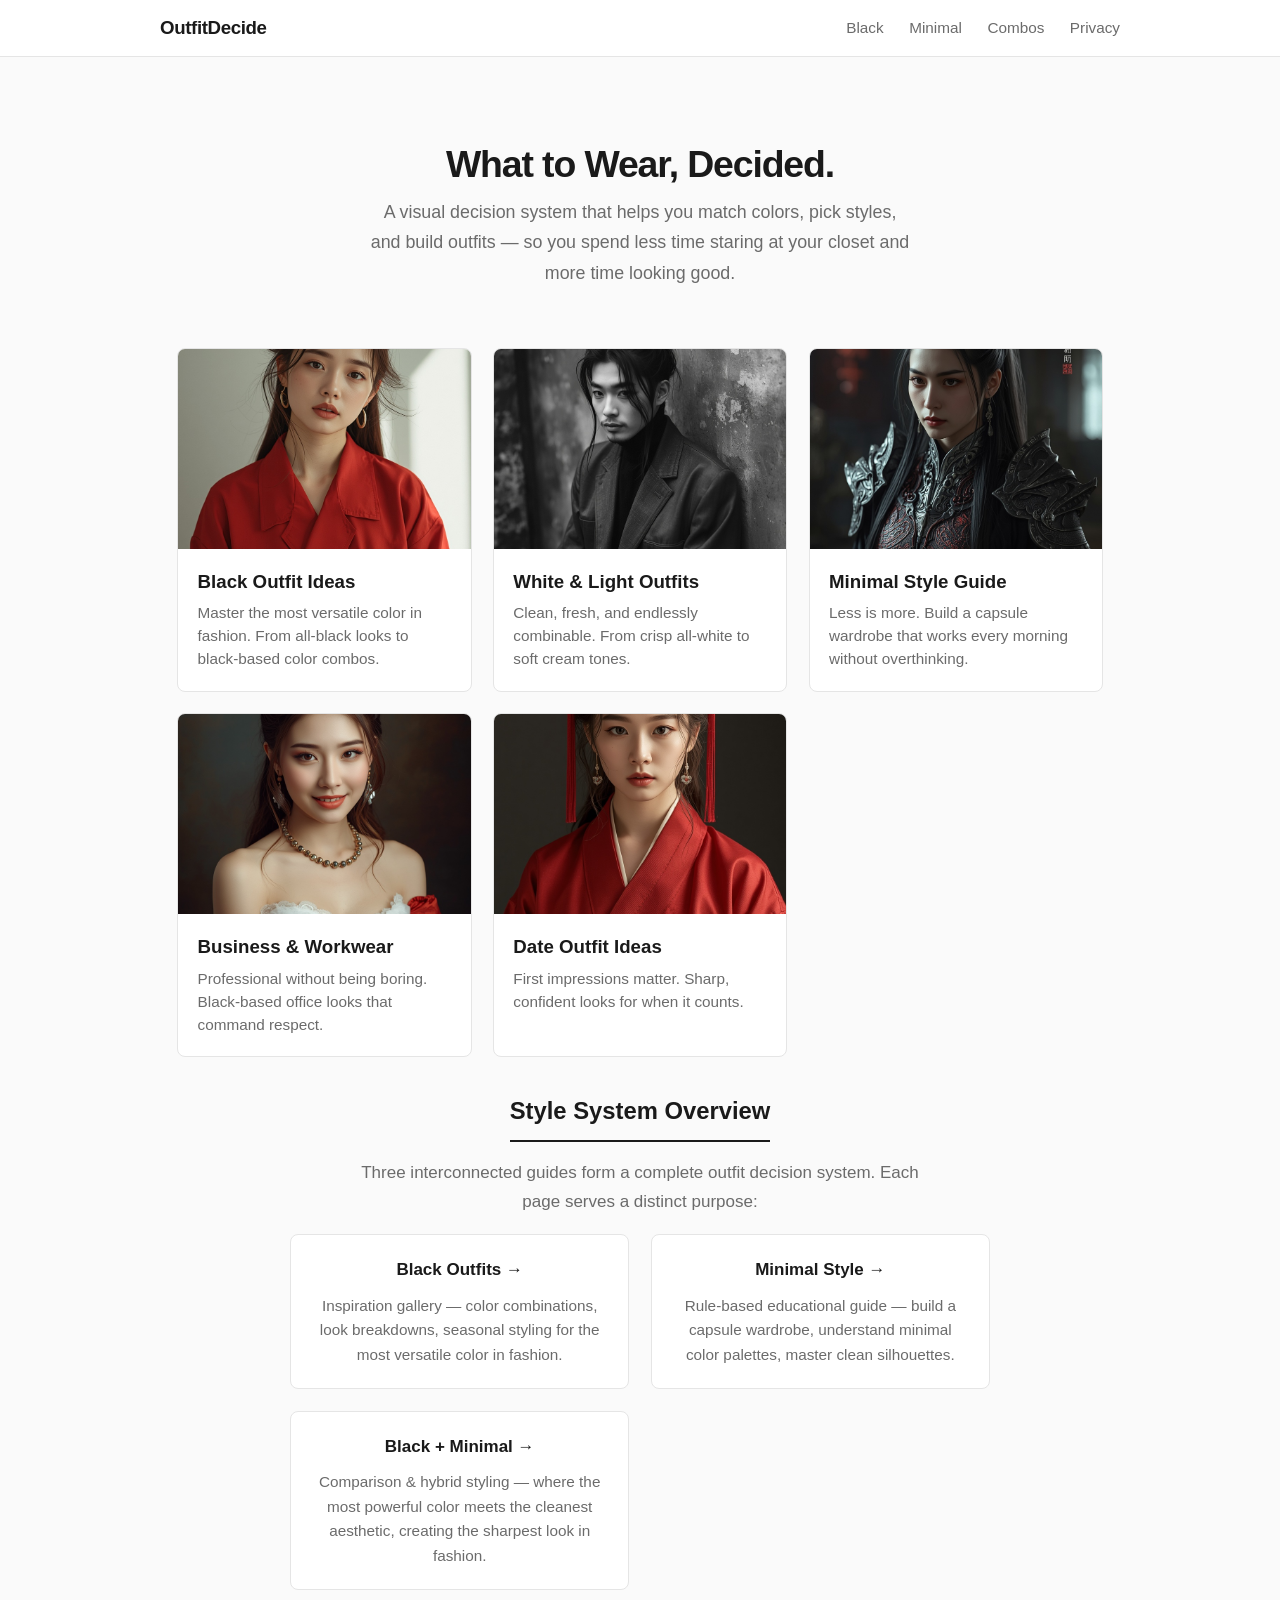
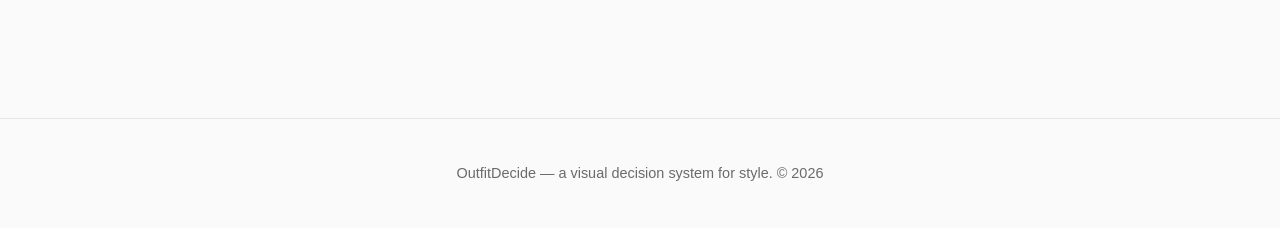
<file: index.html>
<!DOCTYPE html>
<html lang="en">
<head>
  <meta charset="UTF-8">
  <meta name="viewport" content="width=device-width, initial-scale=1.0">
  <title>Outfit Style System — Visual Clothing Guide</title>
  <meta name="description" content="Stop guessing what to wear. A visual decision system for outfit ideas, color combinations, and style matching — built to help you dress better, faster.">
  <link rel="canonical" href="https://zh155586.github.io/outfit-system/">
  <link rel="stylesheet" href="style.css">
<script type="application/ld+json">
{
  "@context": "https://schema.org",
  "@type": "WebSite",
  "name": "OutfitDecide",
  "url": "https://zh155586.github.io/outfit-system/",
  "description": "Visual decision system for outfit ideas, color combinations, and style matching.",
  "potentialAction": {
    "@type": "SearchAction",
    "target": "https://zh155586.github.io/outfit-system/?q={search_term_string}",
    "query-input": "required name=search_term_string"
  }
}
</script>
<script type="application/ld+json">
{
  "@context": "https://schema.org",
  "@type": "BreadcrumbList",
  "itemListElement": [{
    "@type": "ListItem", "position": 1, "name": "Home",
    "item": "https://zh155586.github.io/outfit-system/"
  }]
}
</script>
</head>
<body>

<nav>
  <div class="nav-inner">
    <a href="index.html" class="logo">OutfitDecide</a>
    <ul class="nav-links">
      <li><a href="black.html">Black</a></li>
      <li><a href="minimal.html">Minimal</a></li>
      <li><a href="black-minimal.html">Combos</a></li>
      <li><a href="privacy.html">Privacy</a></li>
    </ul>
  </div>
</nav>

<main class="container">

  <section class="hero">
    <h1>What to Wear, Decided.</h1>
    <p>A visual decision system that helps you match colors, pick styles, and build outfits — so you spend less time staring at your closet and more time looking good.</p>
  </section>

  <div class="card-grid">

    <a href="black.html" class="card">
      <div class="card-img dark"><img src="images/01-all-black-oversized.jpg" alt="Black outfit ideas" style="width:100%;height:100%;object-fit:cover;" loading="lazy"></div>
      <div class="card-body">
        <h3>Black Outfit Ideas</h3>
        <p>Master the most versatile color in fashion. From all-black looks to black-based color combos.</p>
      </div>
    </a>

    <a href="minimal.html" class="card">
      <div class="card-img light"><img src="images/03-black-white-contrast.jpg" alt="White and light outfit ideas" style="width:100%;height:100%;object-fit:cover;" loading="lazy"></div>
      <div class="card-body">
        <h3>White & Light Outfits</h3>
        <p>Clean, fresh, and endlessly combinable. From crisp all-white to soft cream tones.</p>
      </div>
    </a>

    <a href="minimal.html" class="card">
      <div class="card-img light"><img src="images/05-minimal-gray-white.jpg" alt="Minimal style outfits" style="width:100%;height:100%;object-fit:cover;" loading="lazy"></div>
      <div class="card-body">
        <h3>Minimal Style Guide</h3>
        <p>Less is more. Build a capsule wardrobe that works every morning without overthinking.</p>
      </div>
    </a>

    <a href="black.html" class="card">
      <div class="card-img dark"><img src="images/06-business-black.jpg" alt="Business outfit ideas" style="width:100%;height:100%;object-fit:cover;" loading="lazy"></div>
      <div class="card-body">
        <h3>Business & Workwear</h3>
        <p>Professional without being boring. Black-based office looks that command respect.</p>
      </div>
    </a>

    <a href="black-minimal.html" class="card">
      <div class="card-img accent"><img src="images/04-black-beige.jpg" alt="Date outfit ideas" style="width:100%;height:100%;object-fit:cover;" loading="lazy"></div>
      <div class="card-body">
        <h3>Date Outfit Ideas</h3>
        <p>First impressions matter. Sharp, confident looks for when it counts.</p>
      </div>
    </a>

  </div>

  <section class="look-section" style="margin-top:2rem;text-align:center;">
    <h2>Style System Overview</h2>
    <p style="max-width:600px;margin:0 auto 1rem;color:var(--text-muted);">Three interconnected guides form a complete outfit decision system. Each page serves a distinct purpose:</p>
    <div class="info-grid" style="max-width:700px;margin:0 auto;">
      <div class="info-box">
        <h3><a href="black.html" style="color:inherit;text-decoration:none;">Black Outfits →</a></h3>
        <p>Inspiration gallery — color combinations, look breakdowns, seasonal styling for the most versatile color in fashion.</p>
      </div>
      <div class="info-box">
        <h3><a href="minimal.html" style="color:inherit;text-decoration:none;">Minimal Style →</a></h3>
        <p>Rule-based educational guide — build a capsule wardrobe, understand minimal color palettes, master clean silhouettes.</p>
      </div>
      <div class="info-box">
        <h3><a href="black-minimal.html" style="color:inherit;text-decoration:none;">Black + Minimal →</a></h3>
        <p>Comparison & hybrid styling — where the most powerful color meets the cleanest aesthetic, creating the sharpest look in fashion.</p>
      </div>
    </div>
  </section>

</main>

<footer>
  <p>OutfitDecide — a visual decision system for style. &copy; 2026</p>
</footer>

</body>
</html>
</file>
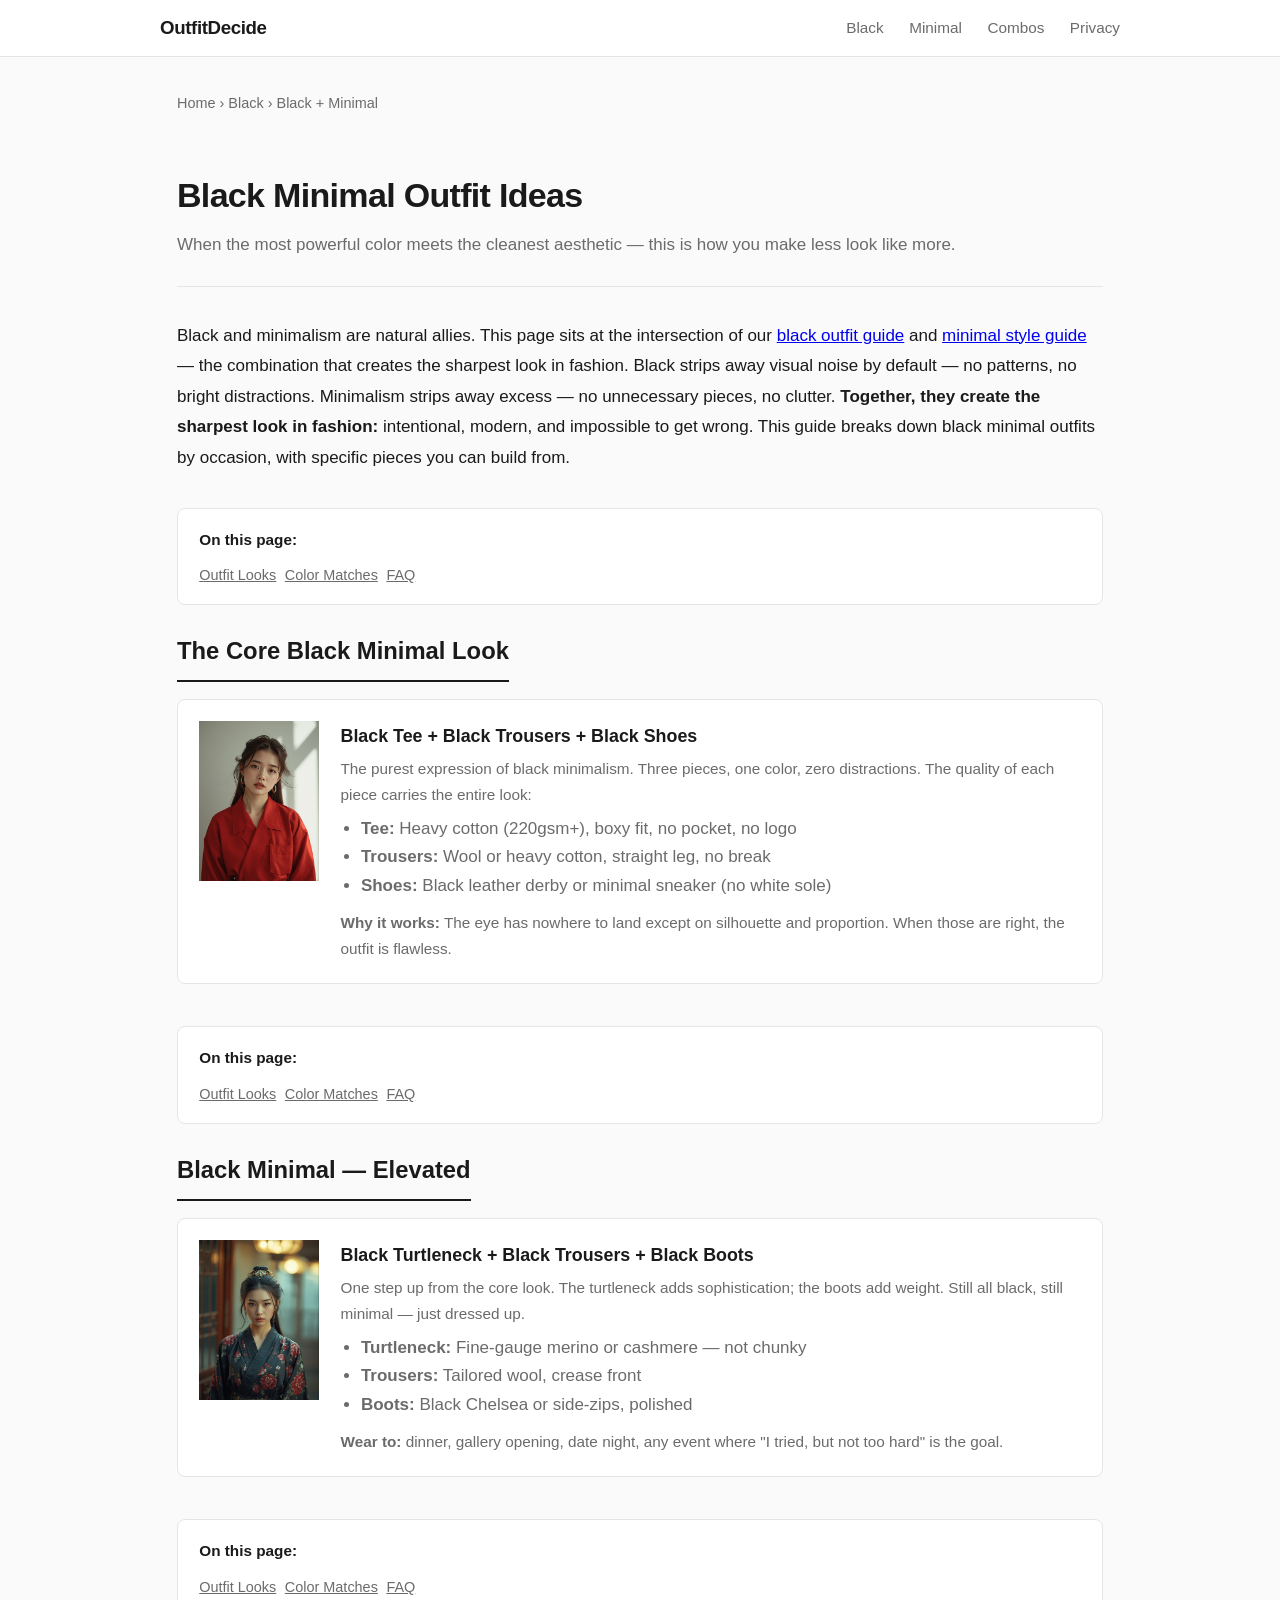
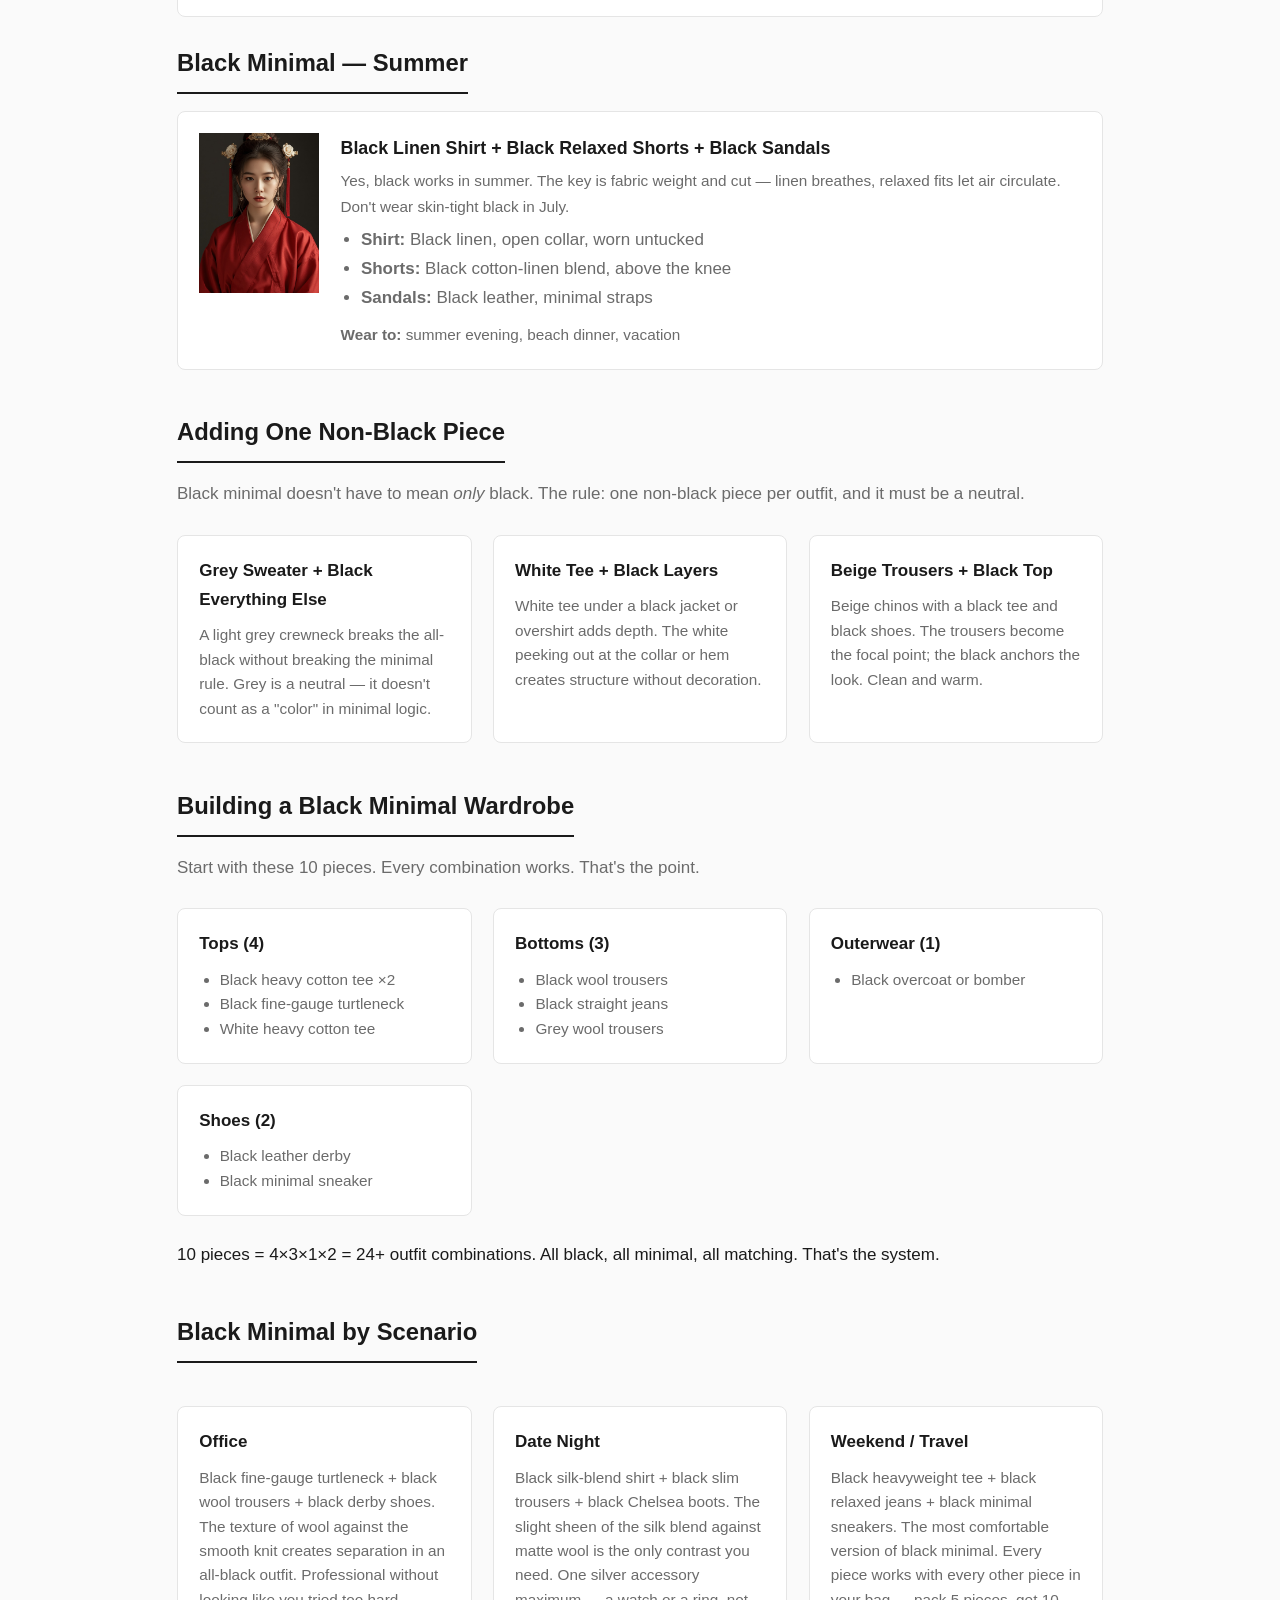
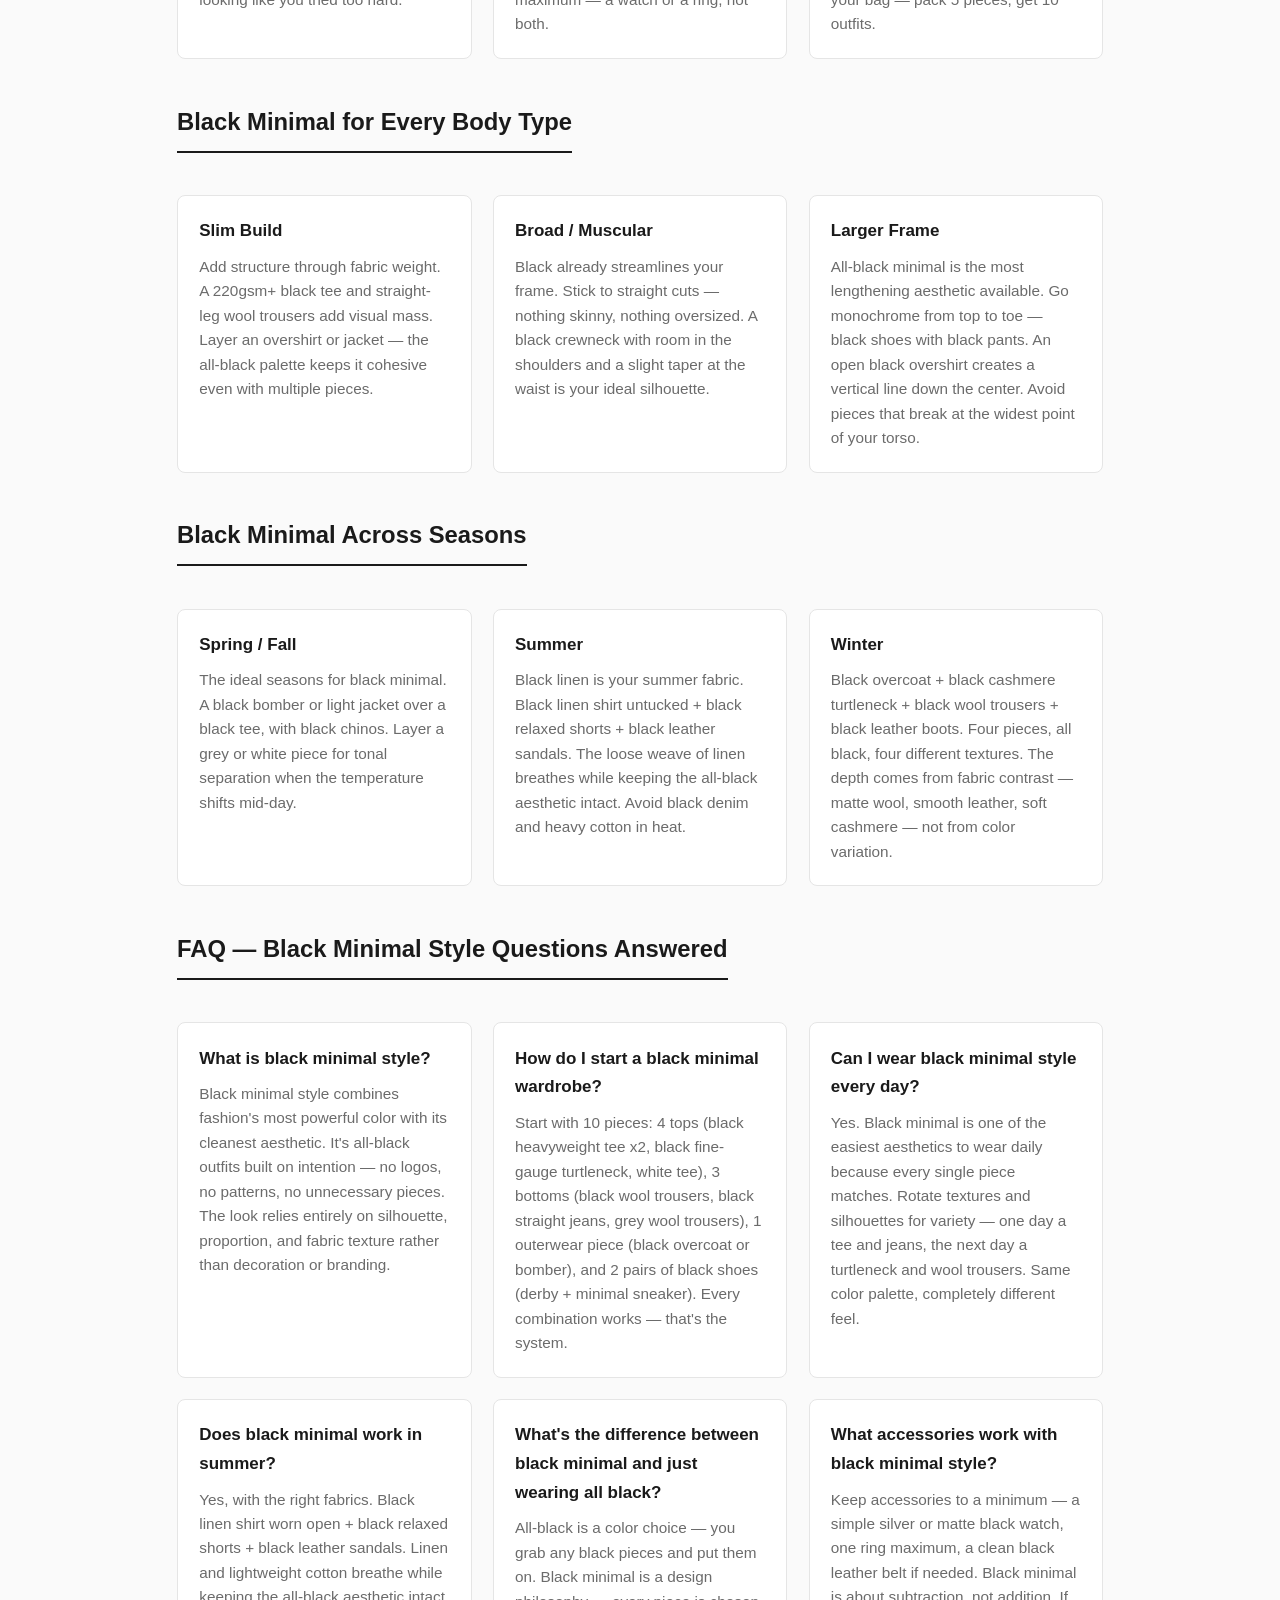
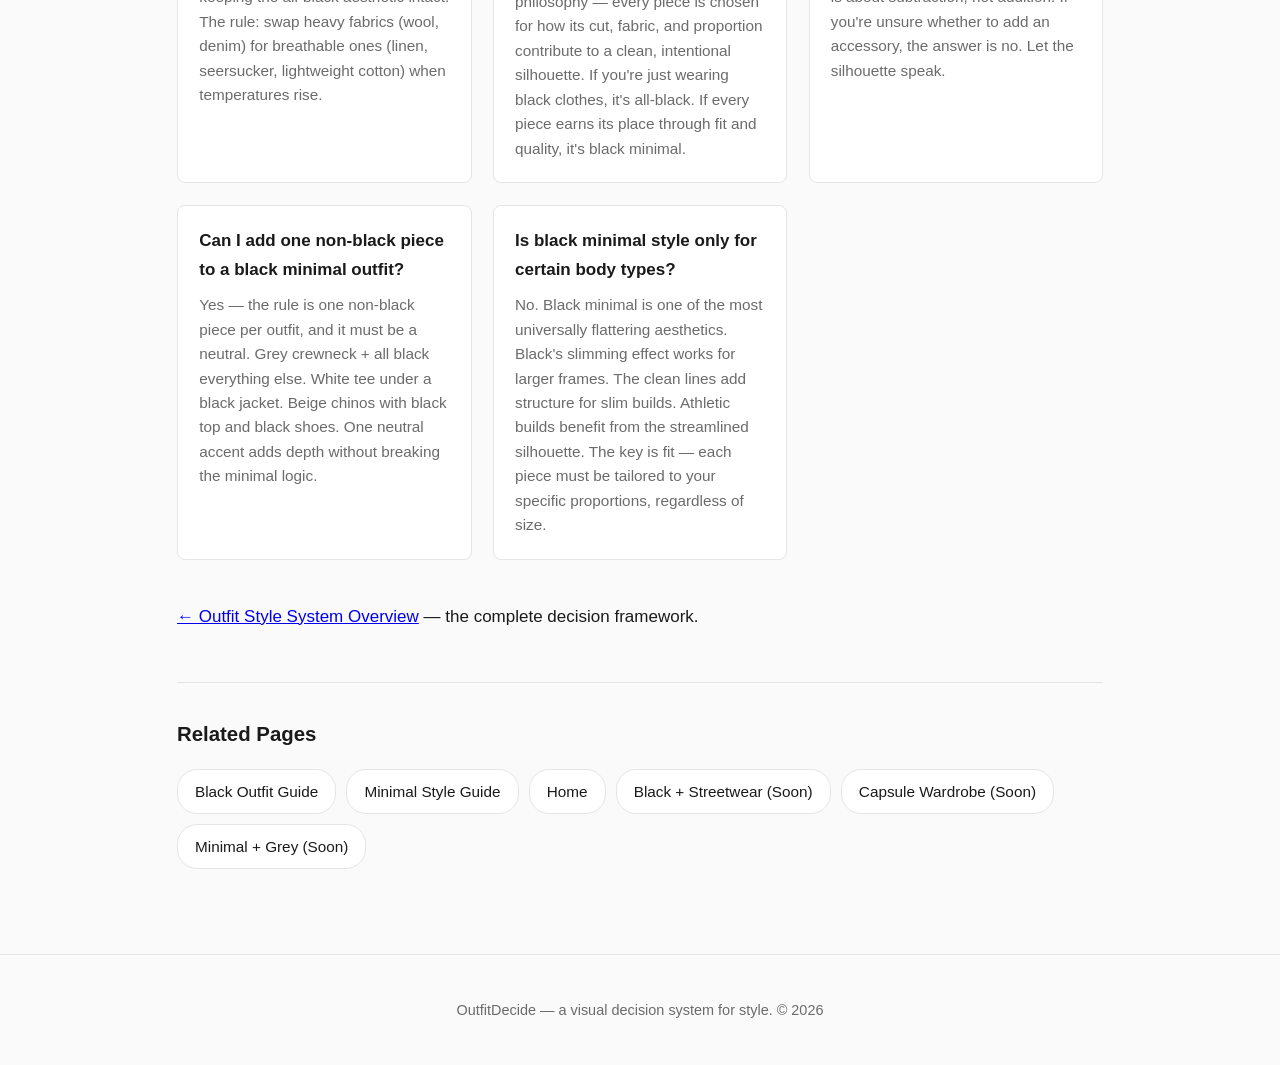
<file: black-minimal.html>
<!DOCTYPE html>
<html lang="en">
<head>
  <meta charset="UTF-8">
  <meta name="viewport" content="width=device-width, initial-scale=1.0">
  <title>Black & Minimal Outfit Ideas — Modern Looks</title>
  <meta name="description" content="Black minimal outfit ideas: clean silhouettes, no logos, pure style. How to combine black color with minimal aesthetic for a sharp, modern look. Outfit breakdowns and style tips.">
  <link rel="canonical" href="https://zh155586.github.io/outfit-system/black-minimal.html">
  <link rel="stylesheet" href="style.css">
<script type="application/ld+json">
{
  "@context": "https://schema.org",
  "@type": "Article",
  "headline": "Black Minimal Outfit Ideas — Clean Modern Looks",
  "description": "Black minimal outfit ideas: clean silhouettes, no logos, pure style. How to combine black color with minimal aesthetic for a sharp, modern look.",
  "image": "https://zh155586.github.io/outfit-system/images/01-all-black-oversized.jpg",
  "author": { "@type": "Organization", "name": "OutfitDecide" },
  "datePublished": "2026-06-23",
  "dateModified": "2026-06-23",
  "mainEntityOfPage": "https://zh155586.github.io/outfit-system/black-minimal.html"
}
</script>
<script type="application/ld+json">
{
  "@context": "https://schema.org",
  "@type": "BreadcrumbList",
  "itemListElement": [
    { "@type": "ListItem", "position": 1, "name": "Home", "item": "https://zh155586.github.io/outfit-system/" },
    { "@type": "ListItem", "position": 2, "name": "Black Outfits", "item": "https://zh155586.github.io/outfit-system/black.html" },
    { "@type": "ListItem", "position": 3, "name": "Black + Minimal", "item": "https://zh155586.github.io/outfit-system/black-minimal.html" }
  ]
}
</script>
</head>
<body>

<nav>
  <div class="nav-inner">
    <a href="index.html" class="logo">OutfitDecide</a>
    <ul class="nav-links">
      <li><a href="black.html">Black</a></li>
      <li><a href="minimal.html">Minimal</a></li>
      <li><a href="black-minimal.html">Combos</a></li>
      <li><a href="privacy.html">Privacy</a></li>
    </ul>
  </div>
</nav>

<main class="container">

  <div class="breadcrumb"><a href="index.html">Home</a> &rsaquo; <a href="black.html">Black</a> &rsaquo; Black + Minimal</div>

  <div class="page-header">
    <h1>Black Minimal Outfit Ideas</h1>
    <p class="subtitle">When the most powerful color meets the cleanest aesthetic — this is how you make less look like more.</p>
  </div>

  <section class="intro-text">
    <p>Black and minimalism are natural allies. This page sits at the intersection of our <a href="black.html">black outfit guide</a> and <a href="minimal.html">minimal style guide</a> — the combination that creates the sharpest look in fashion. Black strips away visual noise by default — no patterns, no bright distractions. Minimalism strips away excess — no unnecessary pieces, no clutter. <strong>Together, they create the sharpest look in fashion:</strong> intentional, modern, and impossible to get wrong. This guide breaks down black minimal outfits by occasion, with specific pieces you can build from.</p>
  </section>

  <nav class="toc" style="background:var(--surface);border:1px solid var(--border);border-radius:var(--radius);padding:1rem 1.25rem;margin-bottom:1.5rem;">
    <strong style="font-size:0.9rem;">On this page:</strong>
    <div style="display:flex;flex-wrap:wrap;gap:0.5rem;margin-top:0.5rem;">
      <a href="#looks" style="color:var(--text-muted);font-size:0.85rem;">Outfit Looks</a>
      <a href="#colors" style="color:var(--text-muted);font-size:0.85rem;">Color Matches</a>
      <a href="#faq" style="color:var(--text-muted);font-size:0.85rem;">FAQ</a>
    </div>
  </nav>

  <!-- Look 1 -->
  <section class="look-section">
    <h2 id="looks">The Core Black Minimal Look</h2>
    <div class="look-card">
      <div class="look-img darker"><img src="images/01-all-black-oversized.jpg" alt="Core black minimal outfit" style="width:100%;height:100%;object-fit:cover;" loading="lazy"></div>
      <div class="look-info">
        <h4>Black Tee + Black Trousers + Black Shoes</h4>
        <p>The purest expression of black minimalism. Three pieces, one color, zero distractions. The quality of each piece carries the entire look:</p>
        <ul style="margin-top:0.4rem;padding-left:1.2rem;color:var(--text-muted);">
          <li><strong>Tee:</strong> Heavy cotton (220gsm+), boxy fit, no pocket, no logo</li>
          <li><strong>Trousers:</strong> Wool or heavy cotton, straight leg, no break</li>
          <li><strong>Shoes:</strong> Black leather derby or minimal sneaker (no white sole)</li>
        </ul>
        <p style="margin-top:0.5rem;"><strong>Why it works:</strong> The eye has nowhere to land except on silhouette and proportion. When those are right, the outfit is flawless.</p>
      </div>
    </div>
  </section>

  <nav class="toc" style="background:var(--surface);border:1px solid var(--border);border-radius:var(--radius);padding:1rem 1.25rem;margin-bottom:1.5rem;">
    <strong style="font-size:0.9rem;">On this page:</strong>
    <div style="display:flex;flex-wrap:wrap;gap:0.5rem;margin-top:0.5rem;">
      <a href="#looks" style="color:var(--text-muted);font-size:0.85rem;">Outfit Looks</a>
      <a href="#colors" style="color:var(--text-muted);font-size:0.85rem;">Color Matches</a>
      <a href="#faq" style="color:var(--text-muted);font-size:0.85rem;">FAQ</a>
    </div>
  </nav>

  <!-- Look 2 - Elevated -->
  <section class="look-section">
    <h2>Black Minimal — Elevated</h2>
    <div class="look-card">
      <div class="look-img darker"><img src="images/02-all-black-slim.jpg" alt="Elevated black minimal outfit" style="width:100%;height:100%;object-fit:cover;" loading="lazy"></div>
      <div class="look-info">
        <h4>Black Turtleneck + Black Trousers + Black Boots</h4>
        <p>One step up from the core look. The turtleneck adds sophistication; the boots add weight. Still all black, still minimal — just dressed up.</p>
        <ul style="margin-top:0.4rem;padding-left:1.2rem;color:var(--text-muted);">
          <li><strong>Turtleneck:</strong> Fine-gauge merino or cashmere — not chunky</li>
          <li><strong>Trousers:</strong> Tailored wool, crease front</li>
          <li><strong>Boots:</strong> Black Chelsea or side-zips, polished</li>
        </ul>
        <p style="margin-top:0.5rem;"><strong>Wear to:</strong> dinner, gallery opening, date night, any event where "I tried, but not too hard" is the goal.</p>
      </div>
    </div>
  </section>

  <nav class="toc" style="background:var(--surface);border:1px solid var(--border);border-radius:var(--radius);padding:1rem 1.25rem;margin-bottom:1.5rem;">
    <strong style="font-size:0.9rem;">On this page:</strong>
    <div style="display:flex;flex-wrap:wrap;gap:0.5rem;margin-top:0.5rem;">
      <a href="#looks" style="color:var(--text-muted);font-size:0.85rem;">Outfit Looks</a>
      <a href="#colors" style="color:var(--text-muted);font-size:0.85rem;">Color Matches</a>
      <a href="#faq" style="color:var(--text-muted);font-size:0.85rem;">FAQ</a>
    </div>
  </nav>

  <!-- Look 3 - Summer -->
  <section class="look-section">
    <h2>Black Minimal — Summer</h2>
    <div class="look-card">
      <div class="look-img darker"><img src="images/04-black-beige.jpg" alt="Summer black minimal outfit" style="width:100%;height:100%;object-fit:cover;" loading="lazy"></div>
      <div class="look-info">
        <h4>Black Linen Shirt + Black Relaxed Shorts + Black Sandals</h4>
        <p>Yes, black works in summer. The key is fabric weight and cut — linen breathes, relaxed fits let air circulate. Don't wear skin-tight black in July.</p>
        <ul style="margin-top:0.4rem;padding-left:1.2rem;color:var(--text-muted);">
          <li><strong>Shirt:</strong> Black linen, open collar, worn untucked</li>
          <li><strong>Shorts:</strong> Black cotton-linen blend, above the knee</li>
          <li><strong>Sandals:</strong> Black leather, minimal straps</li>
        </ul>
        <p style="margin-top:0.5rem;"><strong>Wear to:</strong> summer evening, beach dinner, vacation</p>
      </div>
    </div>
  </section>

  <!-- Breaking the all-black rule -->
  <section class="look-section">
    <h2 id="accent">Adding One Non-Black Piece</h2>
    <p style="margin-bottom:1rem;color:var(--text-muted);">Black minimal doesn't have to mean <em>only</em> black. The rule: one non-black piece per outfit, and it must be a neutral.</p>
    <div class="info-grid">
      <div class="info-box">
        <h3>Grey Sweater + Black Everything Else</h3>
        <p>A light grey crewneck breaks the all-black without breaking the minimal rule. Grey is a neutral — it doesn't count as a "color" in minimal logic.</p>
      </div>
      <div class="info-box">
        <h3>White Tee + Black Layers</h3>
        <p>White tee under a black jacket or overshirt adds depth. The white peeking out at the collar or hem creates structure without decoration.</p>
      </div>
      <div class="info-box">
        <h3>Beige Trousers + Black Top</h3>
        <p>Beige chinos with a black tee and black shoes. The trousers become the focal point; the black anchors the look. Clean and warm.</p>
      </div>
    </div>
  </section>

  <!-- How to build the wardrobe -->
  <section class="look-section">
    <h2 id="wardrobe">Building a Black Minimal Wardrobe</h2>
    <p style="margin-bottom:1rem;color:var(--text-muted);">Start with these 10 pieces. Every combination works. That's the point.</p>
    <div class="info-grid">
      <div class="info-box">
        <h3>Tops (4)</h3>
        <ul>
          <li>Black heavy cotton tee ×2</li>
          <li>Black fine-gauge turtleneck</li>
          <li>White heavy cotton tee</li>
        </ul>
      </div>
      <div class="info-box">
        <h3>Bottoms (3)</h3>
        <ul>
          <li>Black wool trousers</li>
          <li>Black straight jeans</li>
          <li>Grey wool trousers</li>
        </ul>
      </div>
      <div class="info-box">
        <h3>Outerwear (1)</h3>
        <ul>
          <li>Black overcoat or bomber</li>
        </ul>
      </div>
      <div class="info-box">
        <h3>Shoes (2)</h3>
        <ul>
          <li>Black leather derby</li>
          <li>Black minimal sneaker</li>
        </ul>
      </div>
    </div>
    <p style="margin-top:1rem;">10 pieces = 4×3×1×2 = 24+ outfit combinations. All black, all minimal, all matching. That's the system.</p>
  </section>

  <!-- Look -->
  <section class="look-section">
    <h2>Black Minimal by Scenario</h2>
    <div class="info-grid">
      <div class="info-box">
        <h3>Office</h3>
        <p>Black fine-gauge turtleneck + black wool trousers + black derby shoes. The texture of wool against the smooth knit creates separation in an all-black outfit. Professional without looking like you tried too hard.</p>
      </div>
      <div class="info-box">
        <h3>Date Night</h3>
        <p>Black silk-blend shirt + black slim trousers + black Chelsea boots. The slight sheen of the silk blend against matte wool is the only contrast you need. One silver accessory maximum — a watch or a ring, not both.</p>
      </div>
      <div class="info-box">
        <h3>Weekend / Travel</h3>
        <p>Black heavyweight tee + black relaxed jeans + black minimal sneakers. The most comfortable version of black minimal. Every piece works with every other piece in your bag — pack 5 pieces, get 10 outfits.</p>
      </div>
    </div>
  </section>

  <!-- Body Types -->
  <section class="look-section">
    <h2>Black Minimal for Every Body Type</h2>
    <div class="info-grid">
      <div class="info-box">
        <h3>Slim Build</h3>
        <p>Add structure through fabric weight. A 220gsm+ black tee and straight-leg wool trousers add visual mass. Layer an overshirt or jacket — the all-black palette keeps it cohesive even with multiple pieces.</p>
      </div>
      <div class="info-box">
        <h3>Broad / Muscular</h3>
        <p>Black already streamlines your frame. Stick to straight cuts — nothing skinny, nothing oversized. A black crewneck with room in the shoulders and a slight taper at the waist is your ideal silhouette.</p>
      </div>
      <div class="info-box">
        <h3>Larger Frame</h3>
        <p>All-black minimal is the most lengthening aesthetic available. Go monochrome from top to toe — black shoes with black pants. An open black overshirt creates a vertical line down the center. Avoid pieces that break at the widest point of your torso.</p>
      </div>
    </div>
  </section>

  <!-- Seasonal -->
  <section class="look-section">
    <h2>Black Minimal Across Seasons</h2>
    <div class="info-grid">
      <div class="info-box">
        <h3>Spring / Fall</h3>
        <p>The ideal seasons for black minimal. A black bomber or light jacket over a black tee, with black chinos. Layer a grey or white piece for tonal separation when the temperature shifts mid-day.</p>
      </div>
      <div class="info-box">
        <h3>Summer</h3>
        <p>Black linen is your summer fabric. Black linen shirt untucked + black relaxed shorts + black leather sandals. The loose weave of linen breathes while keeping the all-black aesthetic intact. Avoid black denim and heavy cotton in heat.</p>
      </div>
      <div class="info-box">
        <h3>Winter</h3>
        <p>Black overcoat + black cashmere turtleneck + black wool trousers + black leather boots. Four pieces, all black, four different textures. The depth comes from fabric contrast — matte wool, smooth leather, soft cashmere — not from color variation.</p>
      </div>
    </div>
  </section>

  <!-- FAQ -->
  <section class="look-section">
    <h2 id="faq">FAQ — Black Minimal Style Questions Answered</h2>
    <div class="info-grid">
      <div class="info-box">
        <h3>What is black minimal style?</h3>
        <p>Black minimal style combines fashion's most powerful color with its cleanest aesthetic. It's all-black outfits built on intention — no logos, no patterns, no unnecessary pieces. The look relies entirely on silhouette, proportion, and fabric texture rather than decoration or branding.</p>
      </div>
      <div class="info-box">
        <h3>How do I start a black minimal wardrobe?</h3>
        <p>Start with 10 pieces: 4 tops (black heavyweight tee x2, black fine-gauge turtleneck, white tee), 3 bottoms (black wool trousers, black straight jeans, grey wool trousers), 1 outerwear piece (black overcoat or bomber), and 2 pairs of black shoes (derby + minimal sneaker). Every combination works — that's the system.</p>
      </div>
      <div class="info-box">
        <h3>Can I wear black minimal style every day?</h3>
        <p>Yes. Black minimal is one of the easiest aesthetics to wear daily because every single piece matches. Rotate textures and silhouettes for variety — one day a tee and jeans, the next day a turtleneck and wool trousers. Same color palette, completely different feel.</p>
      </div>
      <div class="info-box">
        <h3>Does black minimal work in summer?</h3>
        <p>Yes, with the right fabrics. Black linen shirt worn open + black relaxed shorts + black leather sandals. Linen and lightweight cotton breathe while keeping the all-black aesthetic intact. The rule: swap heavy fabrics (wool, denim) for breathable ones (linen, seersucker, lightweight cotton) when temperatures rise.</p>
      </div>
      <div class="info-box">
        <h3>What's the difference between black minimal and just wearing all black?</h3>
        <p>All-black is a color choice — you grab any black pieces and put them on. Black minimal is a design philosophy — every piece is chosen for how its cut, fabric, and proportion contribute to a clean, intentional silhouette. If you're just wearing black clothes, it's all-black. If every piece earns its place through fit and quality, it's black minimal.</p>
      </div>
      <div class="info-box">
        <h3>What accessories work with black minimal style?</h3>
        <p>Keep accessories to a minimum — a simple silver or matte black watch, one ring maximum, a clean black leather belt if needed. Black minimal is about subtraction, not addition. If you're unsure whether to add an accessory, the answer is no. Let the silhouette speak.</p>
      </div>
      <div class="info-box">
        <h3>Can I add one non-black piece to a black minimal outfit?</h3>
        <p>Yes — the rule is one non-black piece per outfit, and it must be a neutral. Grey crewneck + all black everything else. White tee under a black jacket. Beige chinos with black top and black shoes. One neutral accent adds depth without breaking the minimal logic.</p>
      </div>
      <div class="info-box">
        <h3>Is black minimal style only for certain body types?</h3>
        <p>No. Black minimal is one of the most universally flattering aesthetics. Black's slimming effect works for larger frames. The clean lines add structure for slim builds. Athletic builds benefit from the streamlined silhouette. The key is fit — each piece must be tailored to your specific proportions, regardless of size.</p>
      </div>
    </div>
  </section>

<p style="margin-top:0.5rem;"><a href="index.html">← Outfit Style System Overview</a> — the complete decision framework.</p>

  <!-- Related -->
  <section class="related">
    <h2>Related Pages</h2>
    <div class="related-links">
      <a href="black.html">Black Outfit Guide</a>
      <a href="minimal.html">Minimal Style Guide</a>
      <a href="index.html">Home</a>
      <a href="#">Black + Streetwear (Soon)</a>
      <a href="#">Capsule Wardrobe (Soon)</a>
      <a href="#">Minimal + Grey (Soon)</a>
    </div>
  </section>

</main>

<footer>
  <p>OutfitDecide — a visual decision system for style. &copy; 2026</p>
</footer>

</body>
</html>
</file>
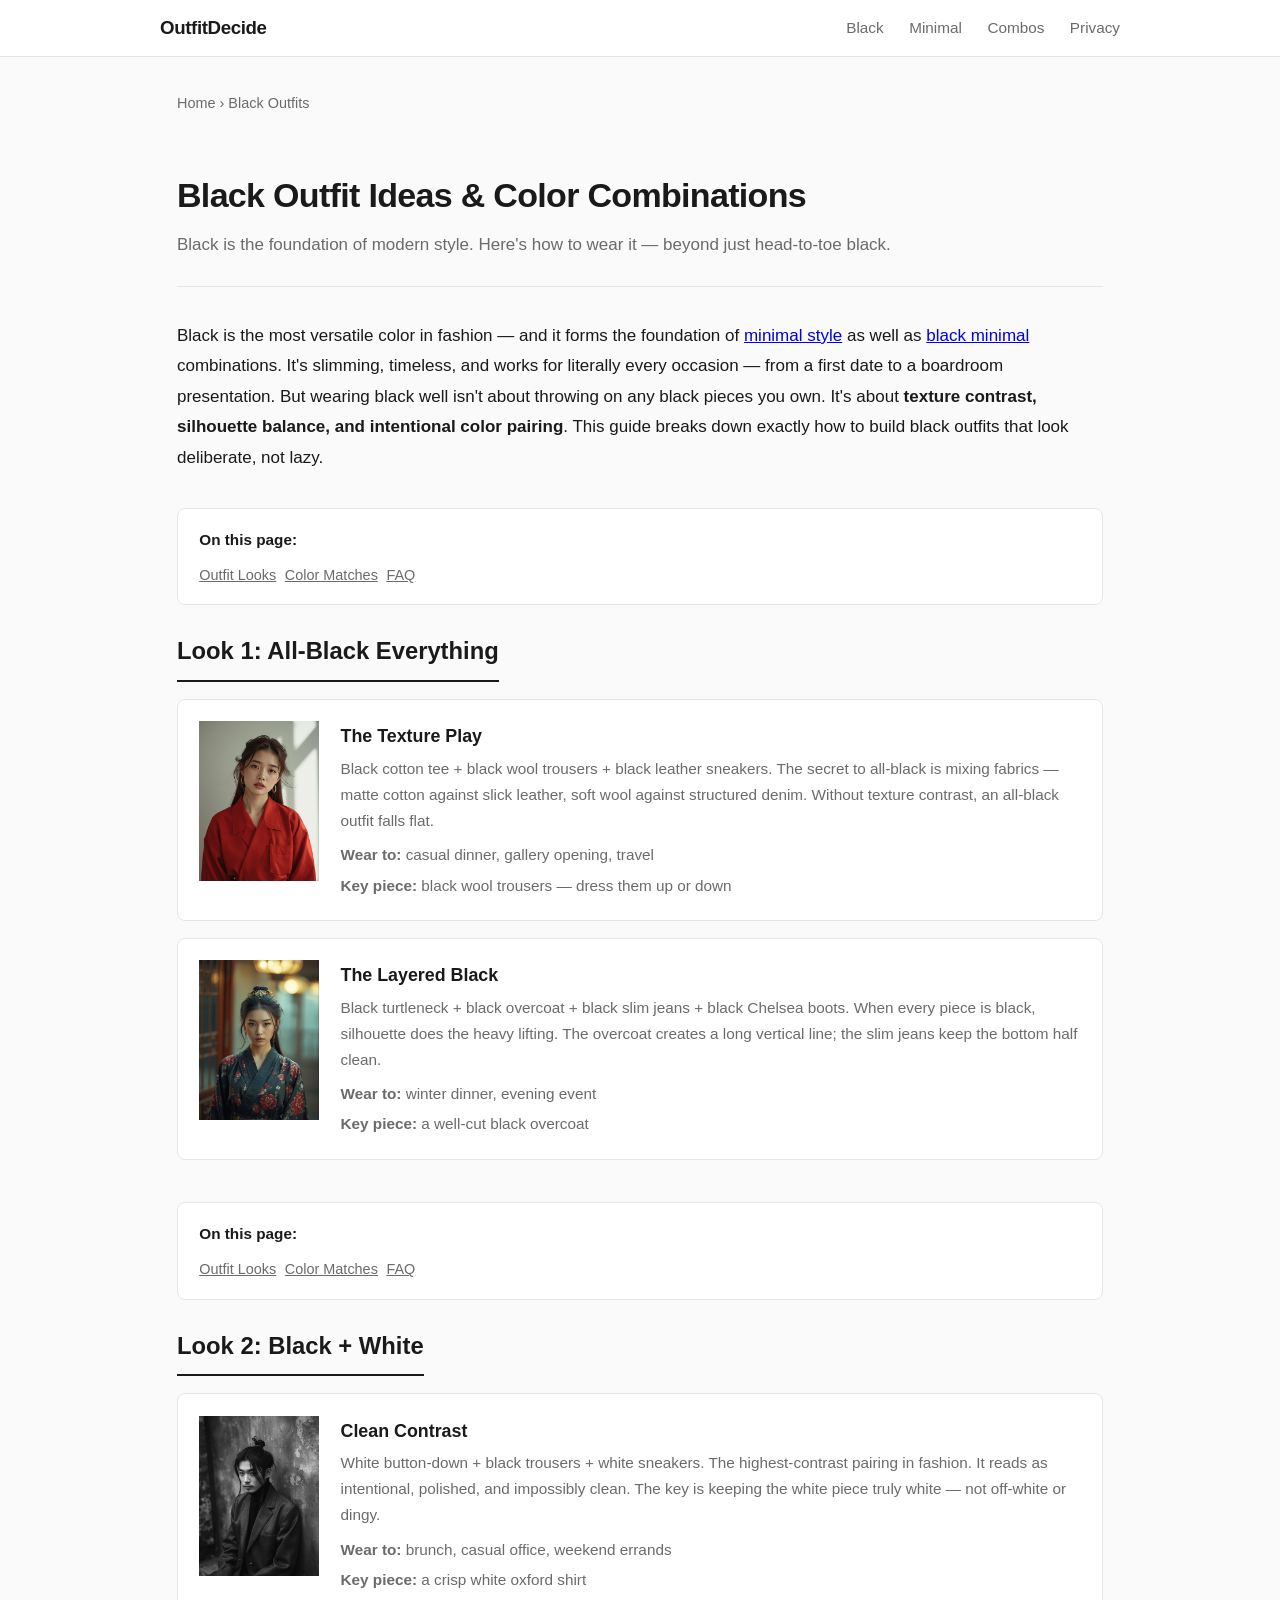
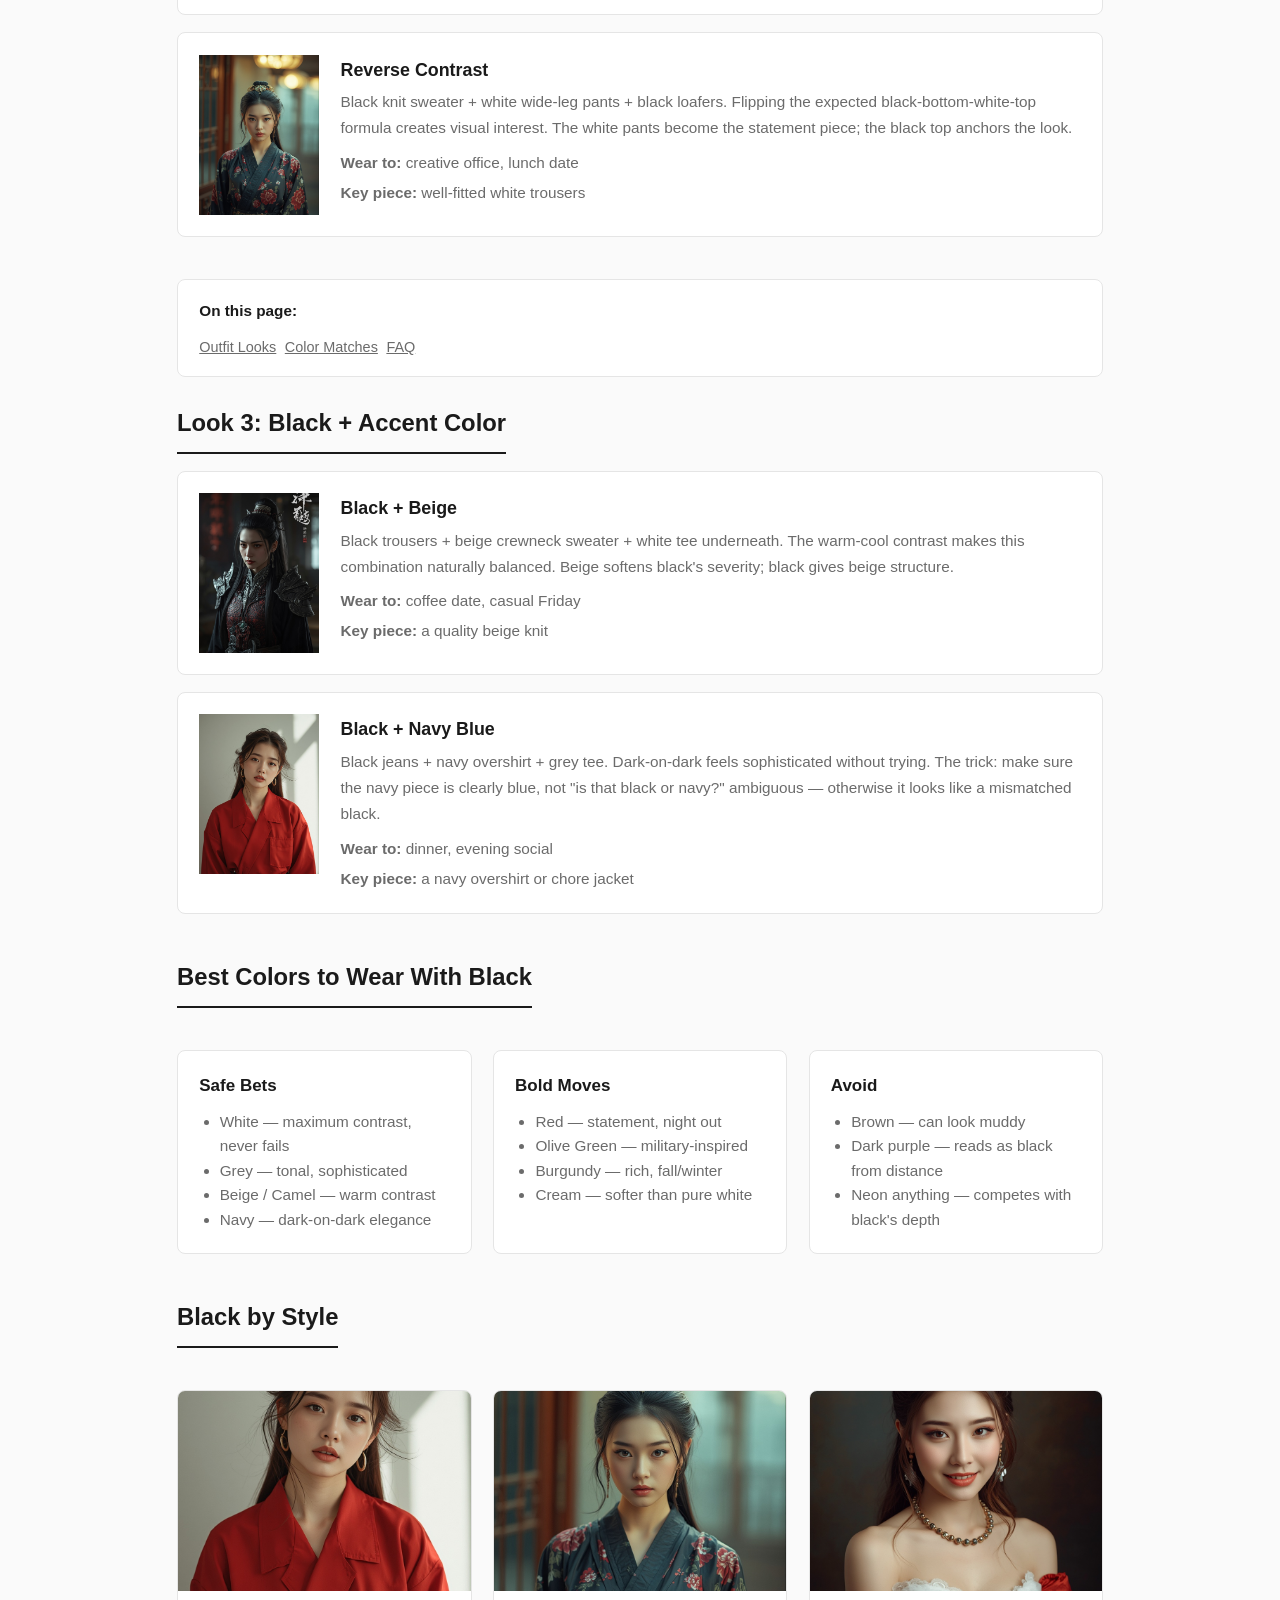
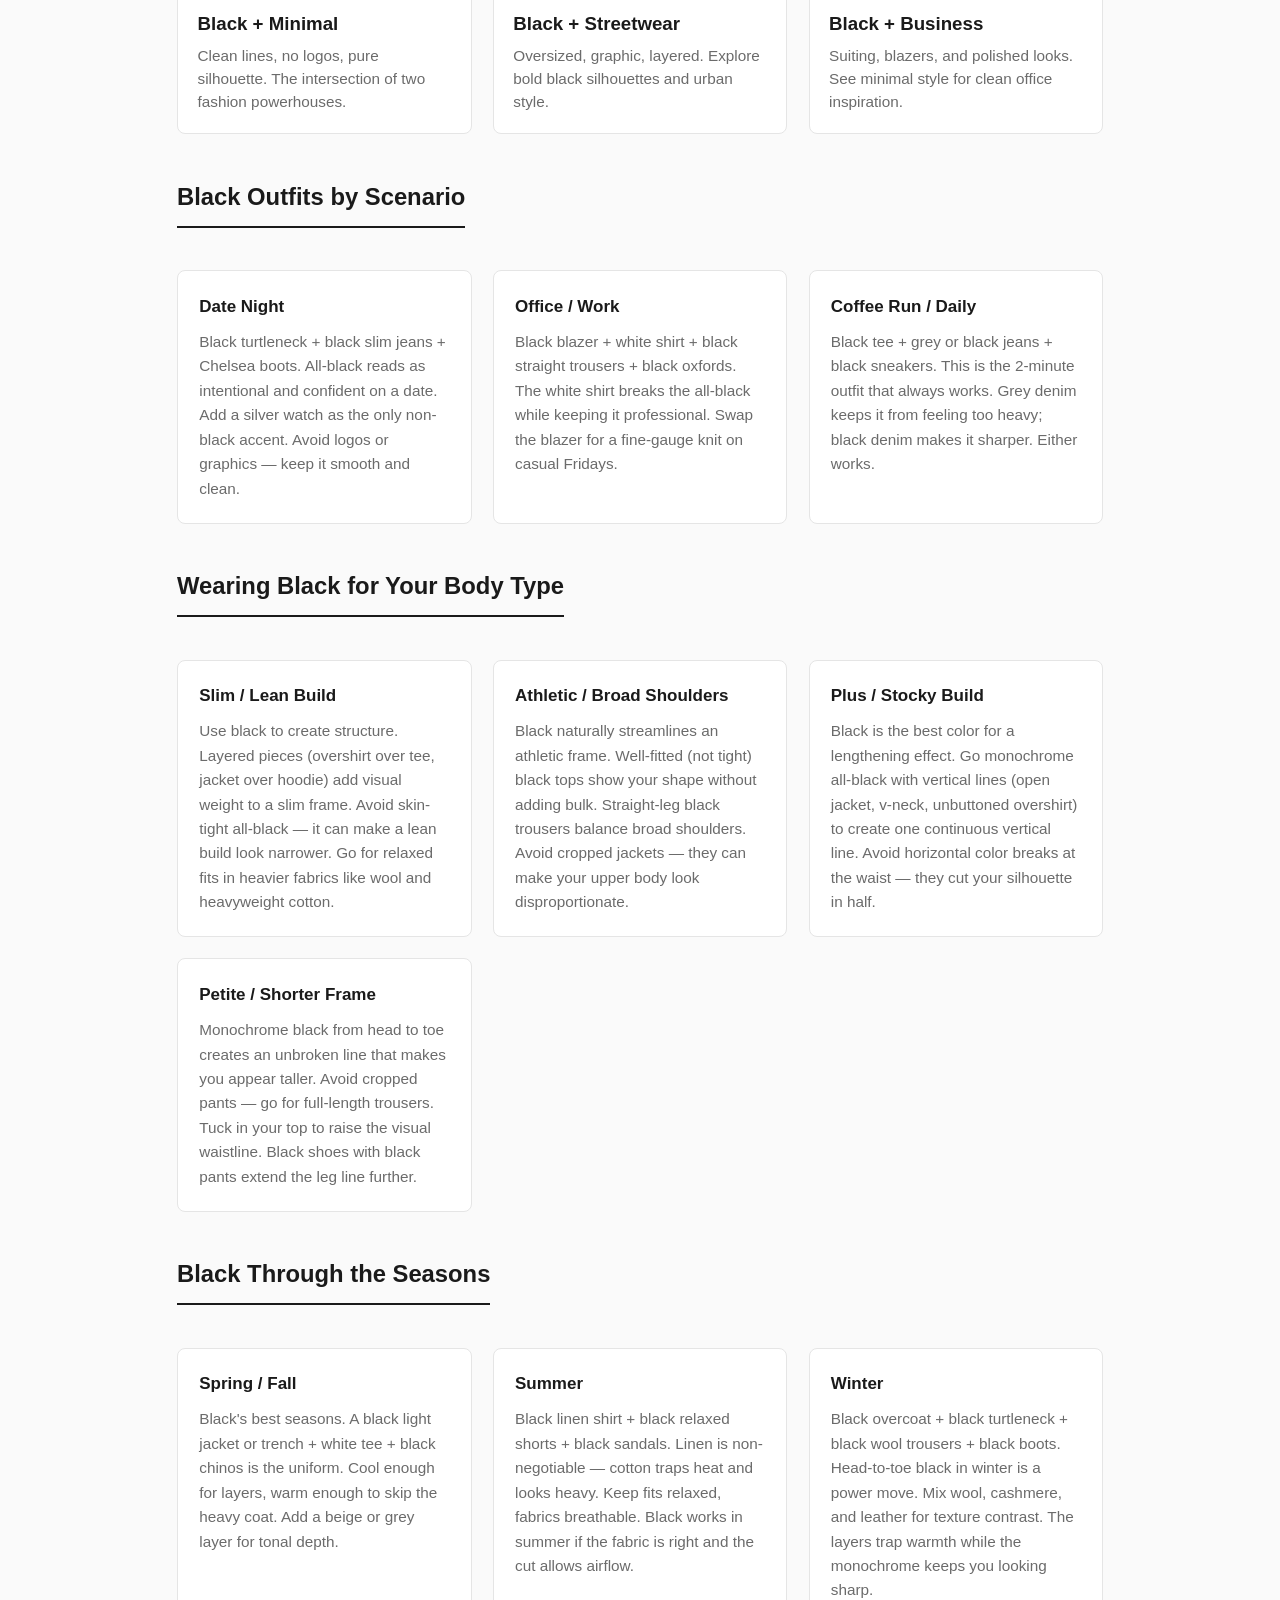
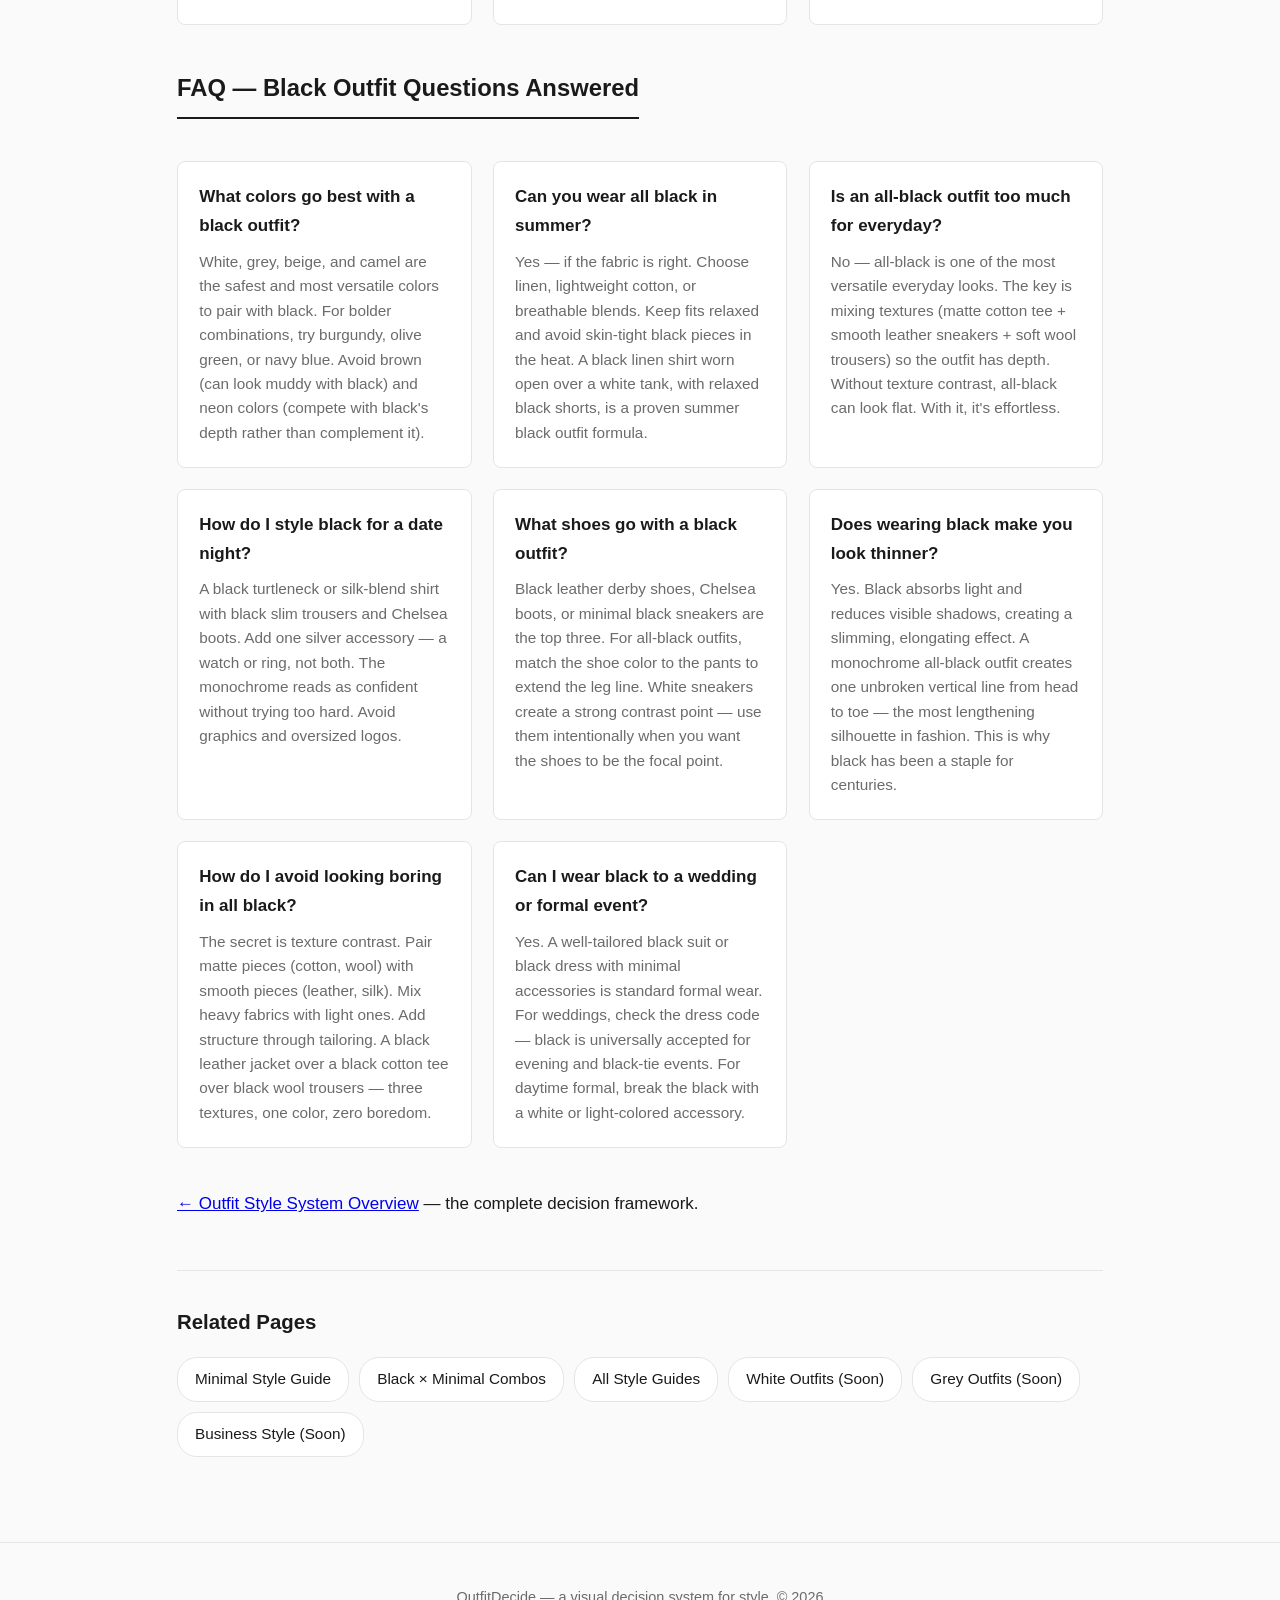
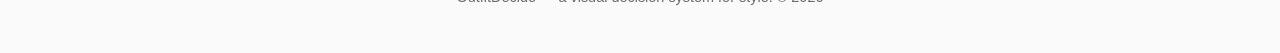
<file: black.html>
<!DOCTYPE html>
<html lang="en">
<head>
  <meta charset="UTF-8">
  <meta name="viewport" content="width=device-width, initial-scale=1.0">
  <title>Black Outfit Ideas — Styling Guide</title>
  <meta name="description" content="Black outfit ideas and color combinations for every style. How to wear black — all-black looks, black + white, black + beige, and more. Visual guide with outfit breakdowns.">
  <link rel="canonical" href="https://zh155586.github.io/outfit-system/black.html">
  <link rel="stylesheet" href="style.css">
<script type="application/ld+json">
{
  "@context": "https://schema.org",
  "@type": "Article",
  "headline": "Black Outfit Ideas & Color Combinations",
  "description": "How to wear black outfits — all-black looks, black + white, black + beige, and more. Visual guide with outfit breakdowns, body type tips, and seasonal styling.",
  "image": "https://zh155586.github.io/outfit-system/images/01-all-black-oversized.jpg",
  "author": { "@type": "Organization", "name": "OutfitDecide" },
  "datePublished": "2026-06-23",
  "dateModified": "2026-06-23",
  "mainEntityOfPage": "https://zh155586.github.io/outfit-system/black.html"
}
</script>
<script type="application/ld+json">
{
  "@context": "https://schema.org",
  "@type": "BreadcrumbList",
  "itemListElement": [
    { "@type": "ListItem", "position": 1, "name": "Home", "item": "https://zh155586.github.io/outfit-system/" },
    { "@type": "ListItem", "position": 2, "name": "Black Outfits", "item": "https://zh155586.github.io/outfit-system/black.html" }
  ]
}
</script>
</head>
<body>

<nav>
  <div class="nav-inner">
    <a href="index.html" class="logo">OutfitDecide</a>
    <ul class="nav-links">
      <li><a href="black.html">Black</a></li>
      <li><a href="minimal.html">Minimal</a></li>
      <li><a href="black-minimal.html">Combos</a></li>
      <li><a href="privacy.html">Privacy</a></li>
    </ul>
  </div>
</nav>

<main class="container">

  <div class="breadcrumb"><a href="index.html">Home</a> &rsaquo; Black Outfits</div>

  <div class="page-header">
    <h1>Black Outfit Ideas &amp; Color Combinations</h1>
    <p class="subtitle">Black is the foundation of modern style. Here's how to wear it — beyond just head-to-toe black.</p>
  </div>

  <section class="intro-text">
    <p>Black is the most versatile color in fashion — and it forms the foundation of <a href="minimal.html">minimal style</a> as well as <a href="black-minimal.html">black minimal</a> combinations. It's slimming, timeless, and works for literally every occasion — from a first date to a boardroom presentation. But wearing black well isn't about throwing on any black pieces you own. It's about <strong>texture contrast, silhouette balance, and intentional color pairing</strong>. This guide breaks down exactly how to build black outfits that look deliberate, not lazy.</p>
  </section>

  <nav class="toc" style="background:var(--surface);border:1px solid var(--border);border-radius:var(--radius);padding:1rem 1.25rem;margin-bottom:1.5rem;">
    <strong style="font-size:0.9rem;">On this page:</strong>
    <div style="display:flex;flex-wrap:wrap;gap:0.5rem;margin-top:0.5rem;">
      <a href="#looks" style="color:var(--text-muted);font-size:0.85rem;">Outfit Looks</a>
      <a href="#colors" style="color:var(--text-muted);font-size:0.85rem;">Color Matches</a>
      <a href="#faq" style="color:var(--text-muted);font-size:0.85rem;">FAQ</a>
    </div>
  </nav>

  <!-- Look Section 1: All-Black -->
  <section class="look-section">
    <h2 id="looks">Look 1: All-Black Everything</h2>
    <div class="look-card">
      <div class="look-img dark"><img src="images/01-all-black-oversized.jpg" alt="All-black outfit with texture contrast" style="width:100%;height:100%;object-fit:cover;" loading="lazy"></div>
      <div class="look-info">
        <h4>The Texture Play</h4>
        <p>Black cotton tee + black wool trousers + black leather sneakers. The secret to all-black is mixing fabrics — matte cotton against slick leather, soft wool against structured denim. Without texture contrast, an all-black outfit falls flat.</p>
        <p style="margin-top:0.5rem;"><strong>Wear to:</strong> casual dinner, gallery opening, travel</p>
        <p><strong>Key piece:</strong> black wool trousers — dress them up or down</p>
      </div>
    </div>

    <div class="look-card">
      <div class="look-img dark"><img src="images/02-all-black-slim.jpg" alt="Black-on-black layered look" style="width:100%;height:100%;object-fit:cover;" loading="lazy"></div>
      <div class="look-info">
        <h4>The Layered Black</h4>
        <p>Black turtleneck + black overcoat + black slim jeans + black Chelsea boots. When every piece is black, silhouette does the heavy lifting. The overcoat creates a long vertical line; the slim jeans keep the bottom half clean.</p>
        <p style="margin-top:0.5rem;"><strong>Wear to:</strong> winter dinner, evening event</p>
        <p><strong>Key piece:</strong> a well-cut black overcoat</p>
      </div>
    </div>
  </section>

  <nav class="toc" style="background:var(--surface);border:1px solid var(--border);border-radius:var(--radius);padding:1rem 1.25rem;margin-bottom:1.5rem;">
    <strong style="font-size:0.9rem;">On this page:</strong>
    <div style="display:flex;flex-wrap:wrap;gap:0.5rem;margin-top:0.5rem;">
      <a href="#looks" style="color:var(--text-muted);font-size:0.85rem;">Outfit Looks</a>
      <a href="#colors" style="color:var(--text-muted);font-size:0.85rem;">Color Matches</a>
      <a href="#faq" style="color:var(--text-muted);font-size:0.85rem;">FAQ</a>
    </div>
  </nav>

  <!-- Look Section 2: Black + White -->
  <section class="look-section">
    <h2>Look 2: Black + White</h2>
    <div class="look-card">
      <div class="look-img dark"><img src="images/03-black-white-contrast.jpg" alt="Black and white outfit combination" style="width:100%;height:100%;object-fit:cover;" loading="lazy"></div>
      <div class="look-info">
        <h4>Clean Contrast</h4>
        <p>White button-down + black trousers + white sneakers. The highest-contrast pairing in fashion. It reads as intentional, polished, and impossibly clean. The key is keeping the white piece truly white — not off-white or dingy.</p>
        <p style="margin-top:0.5rem;"><strong>Wear to:</strong> brunch, casual office, weekend errands</p>
        <p><strong>Key piece:</strong> a crisp white oxford shirt</p>
      </div>
    </div>

    <div class="look-card">
      <div class="look-img dark"><img src="images/02-all-black-slim.jpg" alt="Black top white bottom outfit" style="width:100%;height:100%;object-fit:cover;" loading="lazy"></div>
      <div class="look-info">
        <h4>Reverse Contrast</h4>
        <p>Black knit sweater + white wide-leg pants + black loafers. Flipping the expected black-bottom-white-top formula creates visual interest. The white pants become the statement piece; the black top anchors the look.</p>
        <p style="margin-top:0.5rem;"><strong>Wear to:</strong> creative office, lunch date</p>
        <p><strong>Key piece:</strong> well-fitted white trousers</p>
      </div>
    </div>
  </section>

  <nav class="toc" style="background:var(--surface);border:1px solid var(--border);border-radius:var(--radius);padding:1rem 1.25rem;margin-bottom:1.5rem;">
    <strong style="font-size:0.9rem;">On this page:</strong>
    <div style="display:flex;flex-wrap:wrap;gap:0.5rem;margin-top:0.5rem;">
      <a href="#looks" style="color:var(--text-muted);font-size:0.85rem;">Outfit Looks</a>
      <a href="#colors" style="color:var(--text-muted);font-size:0.85rem;">Color Matches</a>
      <a href="#faq" style="color:var(--text-muted);font-size:0.85rem;">FAQ</a>
    </div>
  </nav>

  <!-- Look Section 3: Black + Color -->
  <section class="look-section">
    <h2>Look 3: Black + Accent Color</h2>
    <div class="look-card">
      <div class="look-img dark"><img src="images/05-minimal-gray-white.jpg" alt="Black and beige outfit" style="width:100%;height:100%;object-fit:cover;" loading="lazy"></div>
      <div class="look-info">
        <h4>Black + Beige</h4>
        <p>Black trousers + beige crewneck sweater + white tee underneath. The warm-cool contrast makes this combination naturally balanced. Beige softens black's severity; black gives beige structure.</p>
        <p style="margin-top:0.5rem;"><strong>Wear to:</strong> coffee date, casual Friday</p>
        <p><strong>Key piece:</strong> a quality beige knit</p>
      </div>
    </div>

    <div class="look-card">
      <div class="look-img dark"><img src="images/01-all-black-oversized.jpg" alt="Black and blue outfit" style="width:100%;height:100%;object-fit:cover;" loading="lazy"></div>
      <div class="look-info">
        <h4>Black + Navy Blue</h4>
        <p>Black jeans + navy overshirt + grey tee. Dark-on-dark feels sophisticated without trying. The trick: make sure the navy piece is clearly blue, not "is that black or navy?" ambiguous — otherwise it looks like a mismatched black.</p>
        <p style="margin-top:0.5rem;"><strong>Wear to:</strong> dinner, evening social</p>
        <p><strong>Key piece:</strong> a navy overshirt or chore jacket</p>
      </div>
    </div>
  </section>

  <!-- Best Color Matches -->
  <section class="look-section">
    <h2 id="colors">Best Colors to Wear With Black</h2>
    <div class="info-grid">
      <div class="info-box">
        <h3>Safe Bets</h3>
        <ul>
          <li>White — maximum contrast, never fails</li>
          <li>Grey — tonal, sophisticated</li>
          <li>Beige / Camel — warm contrast</li>
          <li>Navy — dark-on-dark elegance</li>
        </ul>
      </div>
      <div class="info-box">
        <h3>Bold Moves</h3>
        <ul>
          <li>Red — statement, night out</li>
          <li>Olive Green — military-inspired</li>
          <li>Burgundy — rich, fall/winter</li>
          <li>Cream — softer than pure white</li>
        </ul>
      </div>
      <div class="info-box">
        <h3>Avoid</h3>
        <ul>
          <li>Brown — can look muddy</li>
          <li>Dark purple — reads as black from distance</li>
          <li>Neon anything — competes with black's depth</li>
        </ul>
      </div>
    </div>
  </section>

  <!-- Style Groupings -->
  <section class="look-section">
    <h2 id="styles">Black by Style</h2>
    <div class="card-grid">
      <a href="black-minimal.html" class="card">
        <div class="card-img dark"><img src="images/01-all-black-oversized.jpg" alt="Black minimal outfit" style="width:100%;height:100%;object-fit:cover;" loading="lazy"></div>
        <div class="card-body">
          <h3>Black + Minimal</h3>
          <p>Clean lines, no logos, pure silhouette. The intersection of two fashion powerhouses.</p>
        </div>
      </a>
      <a href="black-minimal.html" class="card">
        <div class="card-img dark"><img src="images/02-all-black-slim.jpg" alt="Black streetwear" style="width:100%;height:100%;object-fit:cover;" loading="lazy"></div>
        <div class="card-body">
          <h3>Black + Streetwear</h3>
          <p>Oversized, graphic, layered. Explore bold black silhouettes and urban style.</p>
        </div>
      </a>
      <a href="minimal.html" class="card">
        <div class="card-img dark"><img src="images/06-business-black.jpg" alt="Black business outfit" style="width:100%;height:100%;object-fit:cover;" loading="lazy"></div>
        <div class="card-body">
          <h3>Black + Business</h3>
          <p>Suiting, blazers, and polished looks. See minimal style for clean office inspiration.</p>
        </div>
      </a>
    </div>
  </section>

  <!-- Look -->
  <section class="look-section">
    <h2>Black Outfits by Scenario</h2>
    <div class="info-grid">
      <div class="info-box">
        <h3>Date Night</h3>
        <p>Black turtleneck + black slim jeans + Chelsea boots. All-black reads as intentional and confident on a date. Add a silver watch as the only non-black accent. Avoid logos or graphics — keep it smooth and clean.</p>
      </div>
      <div class="info-box">
        <h3>Office / Work</h3>
        <p>Black blazer + white shirt + black straight trousers + black oxfords. The white shirt breaks the all-black while keeping it professional. Swap the blazer for a fine-gauge knit on casual Fridays.</p>
      </div>
      <div class="info-box">
        <h3>Coffee Run / Daily</h3>
        <p>Black tee + grey or black jeans + black sneakers. This is the 2-minute outfit that always works. Grey denim keeps it from feeling too heavy; black denim makes it sharper. Either works.</p>
      </div>
    </div>
  </section>

  <!-- Body Types -->
  <section class="look-section">
    <h2>Wearing Black for Your Body Type</h2>
    <div class="info-grid">
      <div class="info-box">
        <h3>Slim / Lean Build</h3>
        <p>Use black to create structure. Layered pieces (overshirt over tee, jacket over hoodie) add visual weight to a slim frame. Avoid skin-tight all-black — it can make a lean build look narrower. Go for relaxed fits in heavier fabrics like wool and heavyweight cotton.</p>
      </div>
      <div class="info-box">
        <h3>Athletic / Broad Shoulders</h3>
        <p>Black naturally streamlines an athletic frame. Well-fitted (not tight) black tops show your shape without adding bulk. Straight-leg black trousers balance broad shoulders. Avoid cropped jackets — they can make your upper body look disproportionate.</p>
      </div>
      <div class="info-box">
        <h3>Plus / Stocky Build</h3>
        <p>Black is the best color for a lengthening effect. Go monochrome all-black with vertical lines (open jacket, v-neck, unbuttoned overshirt) to create one continuous vertical line. Avoid horizontal color breaks at the waist — they cut your silhouette in half.</p>
      </div>
      <div class="info-box">
        <h3>Petite / Shorter Frame</h3>
        <p>Monochrome black from head to toe creates an unbroken line that makes you appear taller. Avoid cropped pants — go for full-length trousers. Tuck in your top to raise the visual waistline. Black shoes with black pants extend the leg line further.</p>
      </div>
    </div>
  </section>

  <!-- Seasonal -->
  <section class="look-section">
    <h2>Black Through the Seasons</h2>
    <div class="info-grid">
      <div class="info-box">
        <h3>Spring / Fall</h3>
        <p>Black's best seasons. A black light jacket or trench + white tee + black chinos is the uniform. Cool enough for layers, warm enough to skip the heavy coat. Add a beige or grey layer for tonal depth.</p>
      </div>
      <div class="info-box">
        <h3>Summer</h3>
        <p>Black linen shirt + black relaxed shorts + black sandals. Linen is non-negotiable — cotton traps heat and looks heavy. Keep fits relaxed, fabrics breathable. Black works in summer if the fabric is right and the cut allows airflow.</p>
      </div>
      <div class="info-box">
        <h3>Winter</h3>
        <p>Black overcoat + black turtleneck + black wool trousers + black boots. Head-to-toe black in winter is a power move. Mix wool, cashmere, and leather for texture contrast. The layers trap warmth while the monochrome keeps you looking sharp.</p>
      </div>
    </div>
  </section>

  <!-- FAQ -->
  <section class="look-section">
    <h2 id="faq">FAQ — Black Outfit Questions Answered</h2>
    <div class="info-grid">
      <div class="info-box">
        <h3>What colors go best with a black outfit?</h3>
        <p>White, grey, beige, and camel are the safest and most versatile colors to pair with black. For bolder combinations, try burgundy, olive green, or navy blue. Avoid brown (can look muddy with black) and neon colors (compete with black's depth rather than complement it).</p>
      </div>
      <div class="info-box">
        <h3>Can you wear all black in summer?</h3>
        <p>Yes — if the fabric is right. Choose linen, lightweight cotton, or breathable blends. Keep fits relaxed and avoid skin-tight black pieces in the heat. A black linen shirt worn open over a white tank, with relaxed black shorts, is a proven summer black outfit formula.</p>
      </div>
      <div class="info-box">
        <h3>Is an all-black outfit too much for everyday?</h3>
        <p>No — all-black is one of the most versatile everyday looks. The key is mixing textures (matte cotton tee + smooth leather sneakers + soft wool trousers) so the outfit has depth. Without texture contrast, all-black can look flat. With it, it's effortless.</p>
      </div>
      <div class="info-box">
        <h3>How do I style black for a date night?</h3>
        <p>A black turtleneck or silk-blend shirt with black slim trousers and Chelsea boots. Add one silver accessory — a watch or ring, not both. The monochrome reads as confident without trying too hard. Avoid graphics and oversized logos.</p>
      </div>
      <div class="info-box">
        <h3>What shoes go with a black outfit?</h3>
        <p>Black leather derby shoes, Chelsea boots, or minimal black sneakers are the top three. For all-black outfits, match the shoe color to the pants to extend the leg line. White sneakers create a strong contrast point — use them intentionally when you want the shoes to be the focal point.</p>
      </div>
      <div class="info-box">
        <h3>Does wearing black make you look thinner?</h3>
        <p>Yes. Black absorbs light and reduces visible shadows, creating a slimming, elongating effect. A monochrome all-black outfit creates one unbroken vertical line from head to toe — the most lengthening silhouette in fashion. This is why black has been a staple for centuries.</p>
      </div>
      <div class="info-box">
        <h3>How do I avoid looking boring in all black?</h3>
        <p>The secret is texture contrast. Pair matte pieces (cotton, wool) with smooth pieces (leather, silk). Mix heavy fabrics with light ones. Add structure through tailoring. A black leather jacket over a black cotton tee over black wool trousers — three textures, one color, zero boredom.</p>
      </div>
      <div class="info-box">
        <h3>Can I wear black to a wedding or formal event?</h3>
        <p>Yes. A well-tailored black suit or black dress with minimal accessories is standard formal wear. For weddings, check the dress code — black is universally accepted for evening and black-tie events. For daytime formal, break the black with a white or light-colored accessory.</p>
      </div>
    </div>
  </section>

<p style="margin-top:0.5rem;"><a href="index.html">← Outfit Style System Overview</a> — the complete decision framework.</p>

  <!-- Related -->
  <section class="related">
    <h2>Related Pages</h2>
    <div class="related-links">
      <a href="minimal.html">Minimal Style Guide</a>
      <a href="black-minimal.html">Black × Minimal Combos</a>
      <a href="index.html">All Style Guides</a>
      <a href="#">White Outfits (Soon)</a>
      <a href="#">Grey Outfits (Soon)</a>
      <a href="#">Business Style (Soon)</a>
    </div>
  </section>

</main>

<footer>
  <p>OutfitDecide — a visual decision system for style. &copy; 2026</p>
</footer>

</body>
</html>
</file>
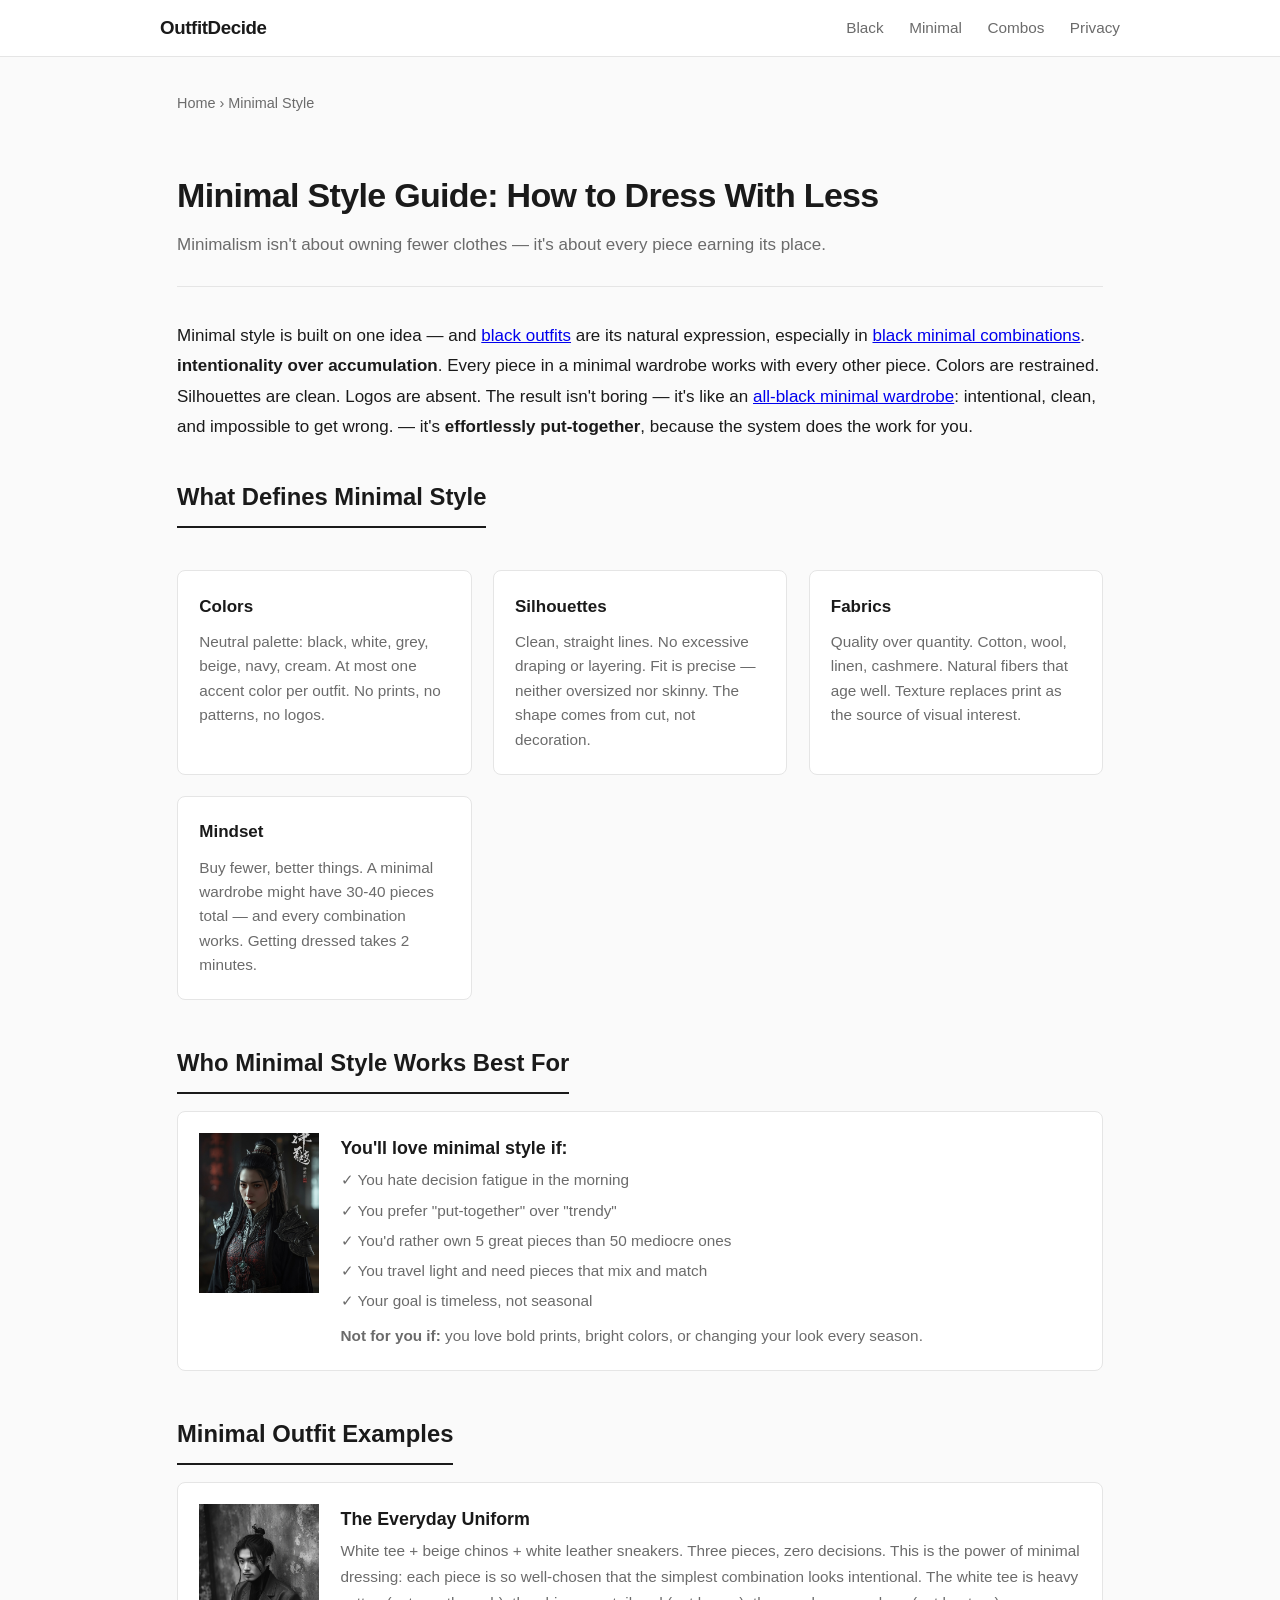
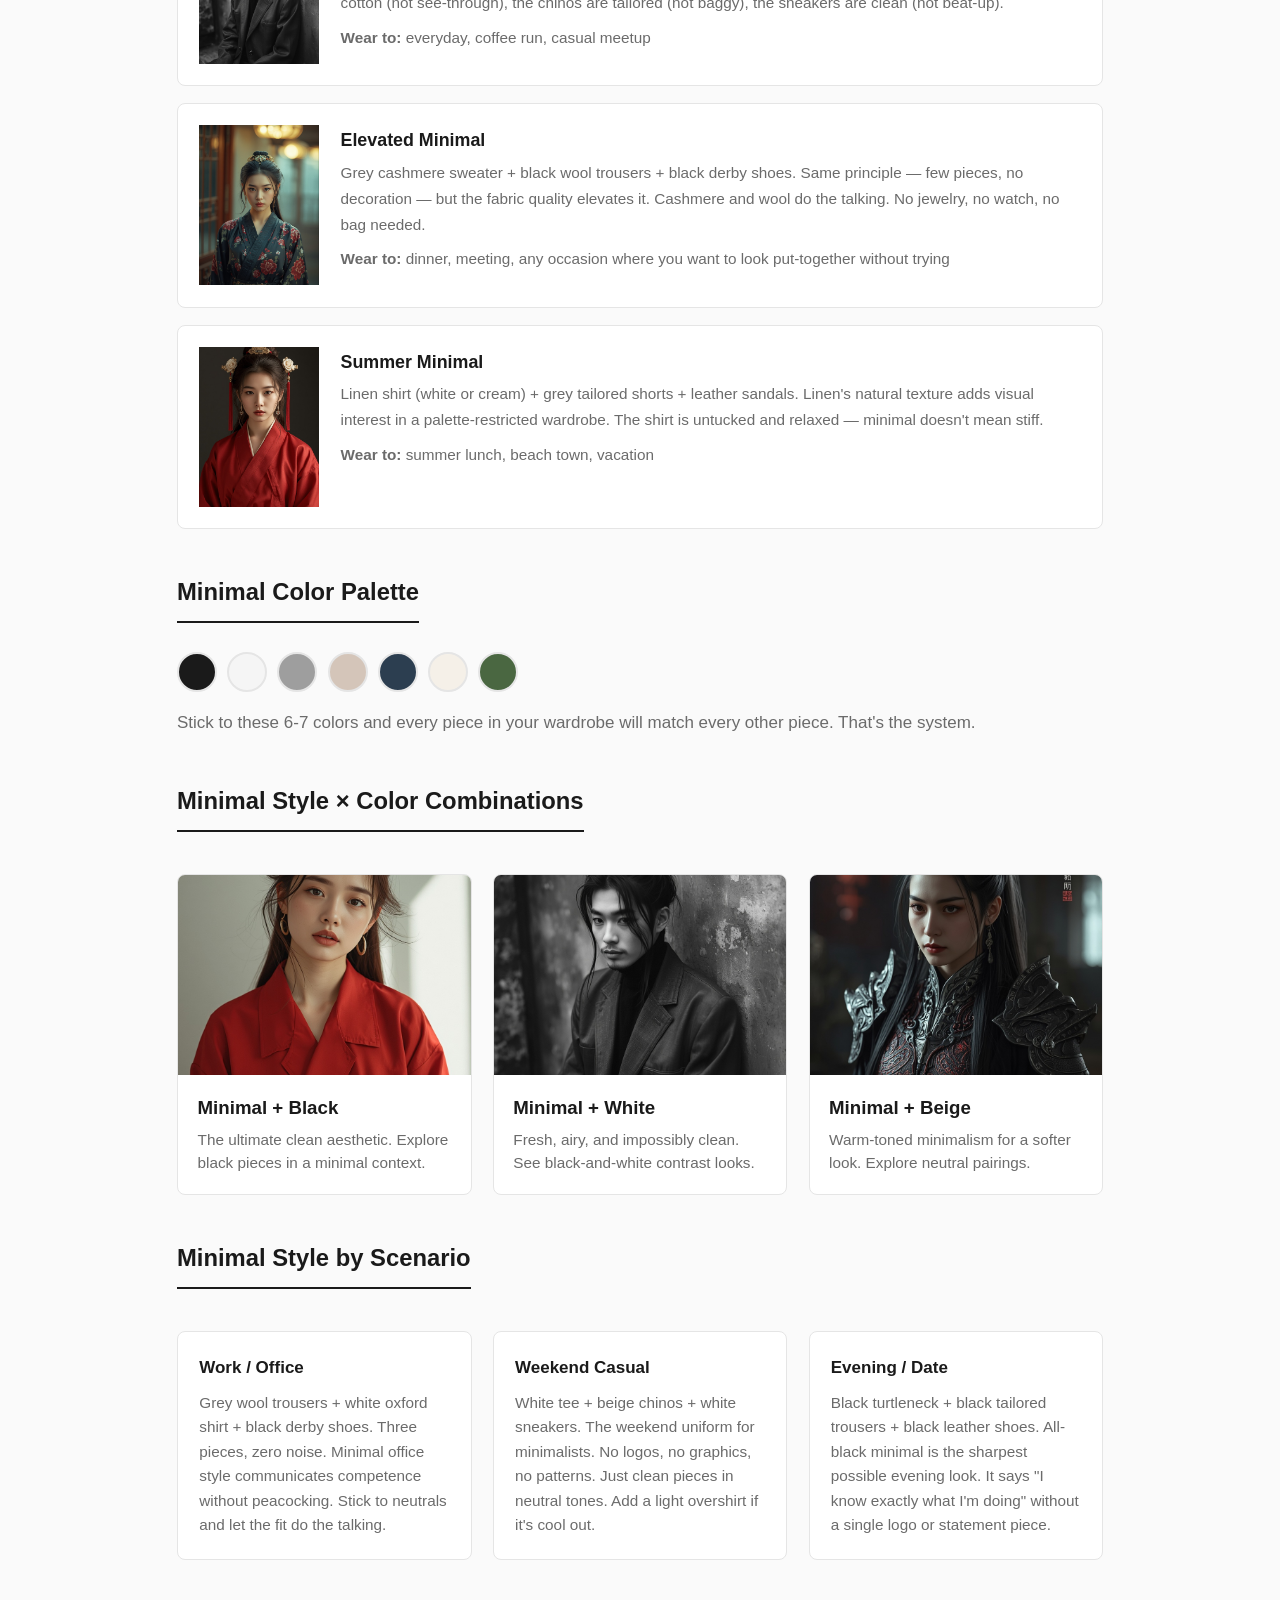
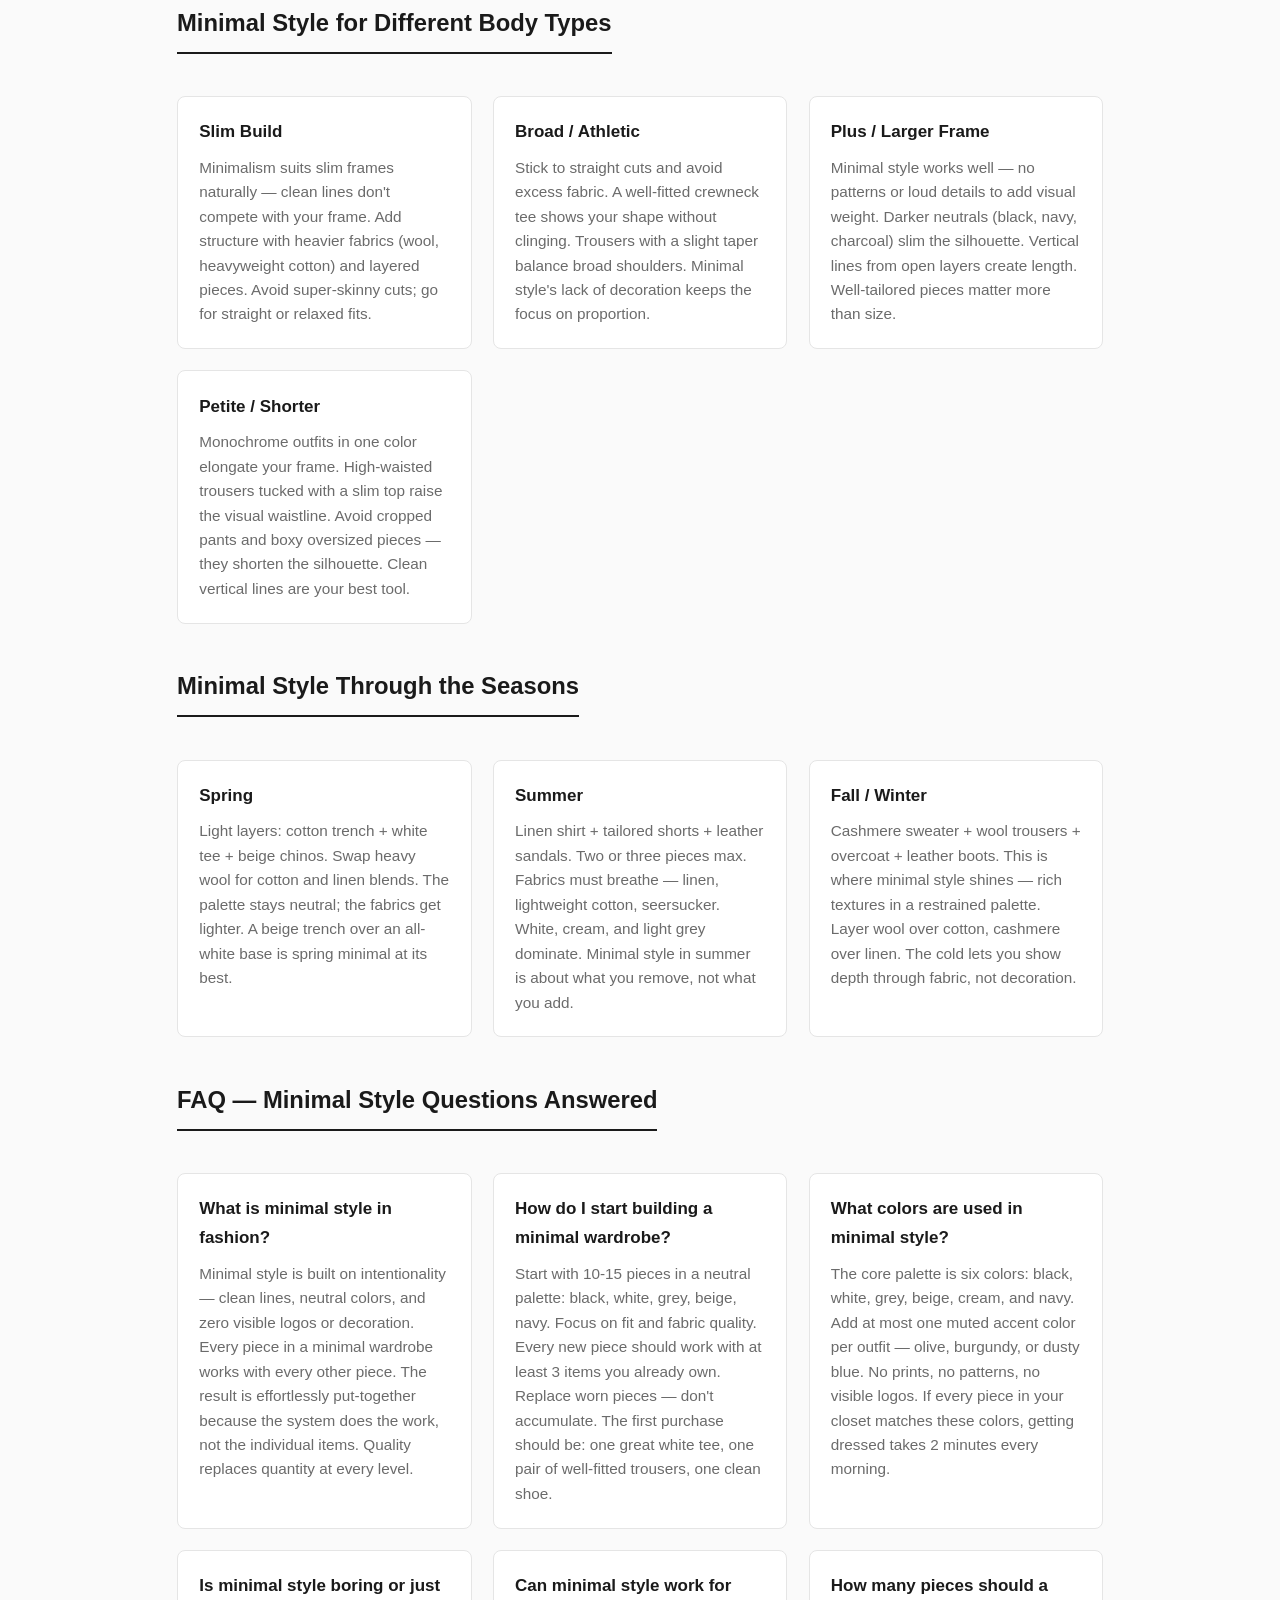
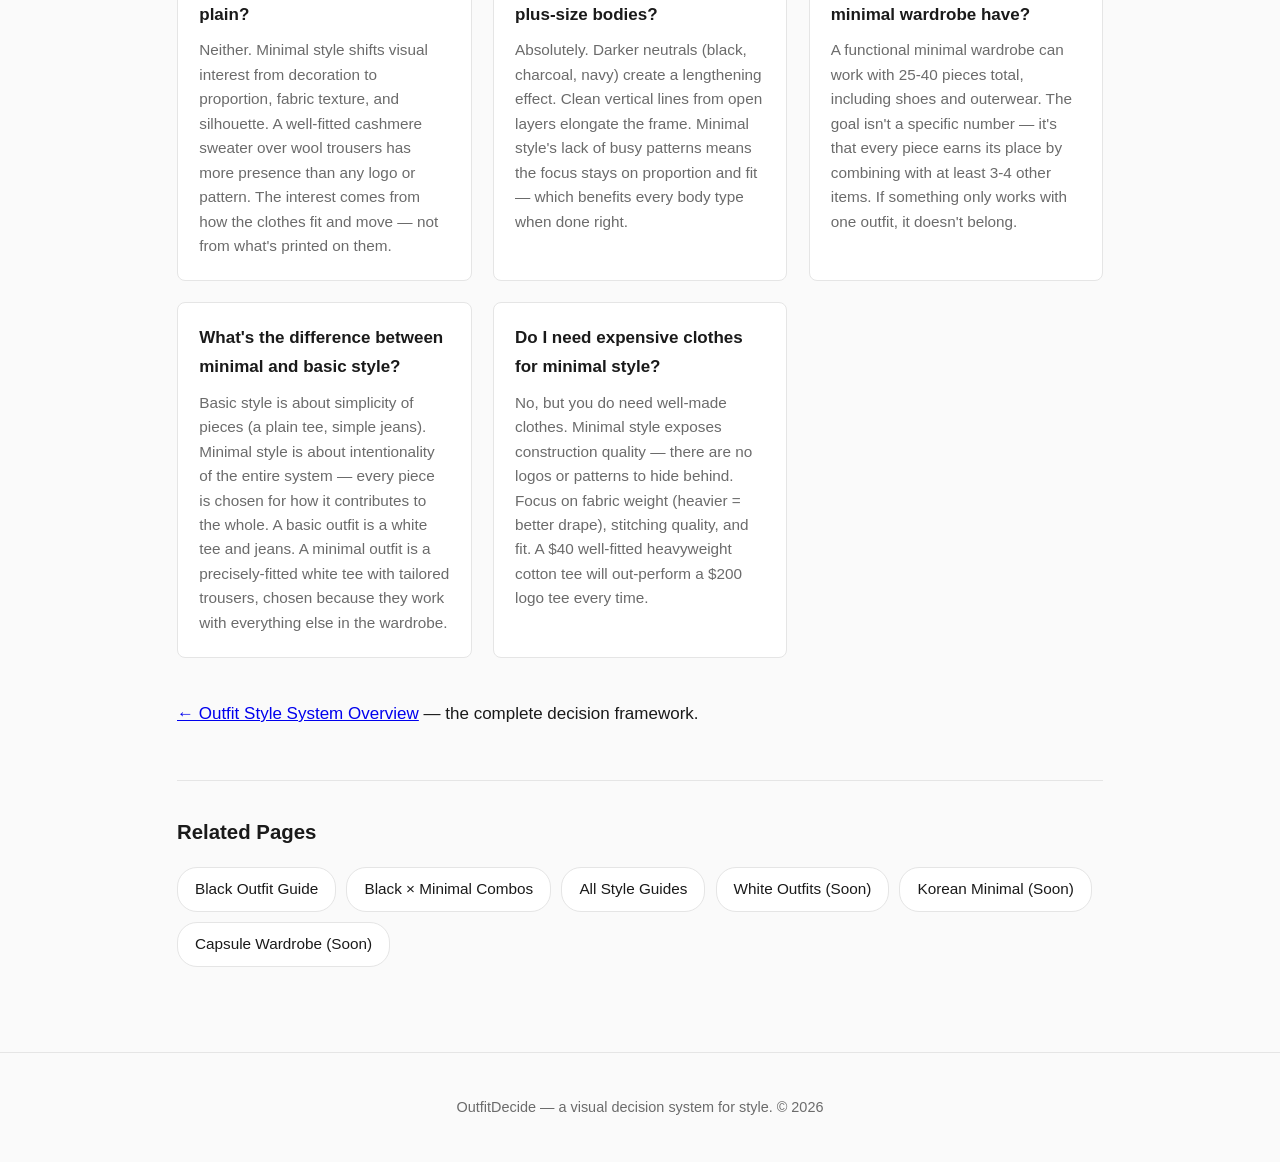
<file: minimal.html>
<!DOCTYPE html>
<html lang="en">
<head>
  <meta charset="UTF-8">
  <meta name="viewport" content="width=device-width, initial-scale=1.0">
  <title>Minimal Outfit Guide — Clean Style Rules</title>
  <meta name="description" content="Minimal style explained: what it is, who it works for, and how to build a minimal wardrobe. Outfit ideas, color palettes, and the rules of dressing minimally.">
  <link rel="canonical" href="https://zh155586.github.io/outfit-system/minimal.html">
  <link rel="stylesheet" href="style.css">
<script type="application/ld+json">
{
  "@context": "https://schema.org",
  "@type": "Article",
  "headline": "Minimal Style Guide — How to Dress With Less",
  "description": "Minimal style explained: what it is, who it works for, and how to build a minimal wardrobe. Outfit ideas, color palettes, and rules for dressing minimally.",
  "image": "https://zh155586.github.io/outfit-system/images/05-minimal-gray-white.jpg",
  "author": { "@type": "Organization", "name": "OutfitDecide" },
  "datePublished": "2026-06-23",
  "dateModified": "2026-06-23",
  "mainEntityOfPage": "https://zh155586.github.io/outfit-system/minimal.html"
}
</script>
<script type="application/ld+json">
{
  "@context": "https://schema.org",
  "@type": "BreadcrumbList",
  "itemListElement": [
    { "@type": "ListItem", "position": 1, "name": "Home", "item": "https://zh155586.github.io/outfit-system/" },
    { "@type": "ListItem", "position": 2, "name": "Minimal Style", "item": "https://zh155586.github.io/outfit-system/minimal.html" }
  ]
}
</script>
</head>
<body>

<nav>
  <div class="nav-inner">
    <a href="index.html" class="logo">OutfitDecide</a>
    <ul class="nav-links">
      <li><a href="black.html">Black</a></li>
      <li><a href="minimal.html">Minimal</a></li>
      <li><a href="black-minimal.html">Combos</a></li>
      <li><a href="privacy.html">Privacy</a></li>
    </ul>
  </div>
</nav>

<main class="container">

  <div class="breadcrumb"><a href="index.html">Home</a> &rsaquo; Minimal Style</div>

  <div class="page-header">
    <h1>Minimal Style Guide: How to Dress With Less</h1>
    <p class="subtitle">Minimalism isn't about owning fewer clothes — it's about every piece earning its place.</p>
  </div>

  <!-- What is Minimal Style -->
  <section class="intro-text">
    <p>Minimal style is built on one idea — and <a href="black.html">black outfits</a> are its natural expression, especially in <a href="black-minimal.html">black minimal combinations</a>. <strong>intentionality over accumulation</strong>. Every piece in a minimal wardrobe works with every other piece. Colors are restrained. Silhouettes are clean. Logos are absent. The result isn't boring — it's like an <a href="black-minimal.html">all-black minimal wardrobe</a>: intentional, clean, and impossible to get wrong. — it's <strong>effortlessly put-together</strong>, because the system does the work for you.</p>
  </section>

  <!-- Style Definition -->
  <section class="look-section">
    <h2 id="definition">What Defines Minimal Style</h2>
    <div class="info-grid">
      <div class="info-box">
        <h3>Colors</h3>
        <p>Neutral palette: black, white, grey, beige, navy, cream. At most one accent color per outfit. No prints, no patterns, no logos.</p>
      </div>
      <div class="info-box">
        <h3>Silhouettes</h3>
        <p>Clean, straight lines. No excessive draping or layering. Fit is precise — neither oversized nor skinny. The shape comes from cut, not decoration.</p>
      </div>
      <div class="info-box">
        <h3>Fabrics</h3>
        <p>Quality over quantity. Cotton, wool, linen, cashmere. Natural fibers that age well. Texture replaces print as the source of visual interest.</p>
      </div>
      <div class="info-box">
        <h3>Mindset</h3>
        <p>Buy fewer, better things. A minimal wardrobe might have 30-40 pieces total — and every combination works. Getting dressed takes 2 minutes.</p>
      </div>
    </div>
  </section>

  <!-- Who It Works For -->
  <section class="look-section">
    <h2 id="audience">Who Minimal Style Works Best For</h2>
    <div class="look-card">
      <div class="look-img light"><img src="images/05-minimal-gray-white.jpg" alt="Minimal style person" style="width:100%;height:100%;object-fit:cover;" loading="lazy"></div>
      <div class="look-info">
        <h4>You'll love minimal style if:</h4>
        <p>&#10003; You hate decision fatigue in the morning</p>
        <p>&#10003; You prefer "put-together" over "trendy"</p>
        <p>&#10003; You'd rather own 5 great pieces than 50 mediocre ones</p>
        <p>&#10003; You travel light and need pieces that mix and match</p>
        <p>&#10003; Your goal is timeless, not seasonal</p>
        <p style="margin-top:0.5rem;"><strong>Not for you if:</strong> you love bold prints, bright colors, or changing your look every season.</p>
      </div>
    </div>
  </section>

  <!-- Minimal Outfit Looks -->
  <section class="look-section">
    <h2 id="looks">Minimal Outfit Examples</h2>

    <div class="look-card">
      <div class="look-img light"><img src="images/03-black-white-contrast.jpg" alt="Minimal everyday outfit" style="width:100%;height:100%;object-fit:cover;" loading="lazy"></div>
      <div class="look-info">
        <h4>The Everyday Uniform</h4>
        <p>White tee + beige chinos + white leather sneakers. Three pieces, zero decisions. This is the power of minimal dressing: each piece is so well-chosen that the simplest combination looks intentional. The white tee is heavy cotton (not see-through), the chinos are tailored (not baggy), the sneakers are clean (not beat-up).</p>
        <p style="margin-top:0.5rem;"><strong>Wear to:</strong> everyday, coffee run, casual meetup</p>
      </div>
    </div>

    <div class="look-card">
      <div class="look-img light"><img src="images/02-all-black-slim.jpg" alt="Minimal elevated outfit" style="width:100%;height:100%;object-fit:cover;" loading="lazy"></div>
      <div class="look-info">
        <h4>Elevated Minimal</h4>
        <p>Grey cashmere sweater + black wool trousers + black derby shoes. Same principle — few pieces, no decoration — but the fabric quality elevates it. Cashmere and wool do the talking. No jewelry, no watch, no bag needed.</p>
        <p style="margin-top:0.5rem;"><strong>Wear to:</strong> dinner, meeting, any occasion where you want to look put-together without trying</p>
      </div>
    </div>

    <div class="look-card">
      <div class="look-img light"><img src="images/04-black-beige.jpg" alt="Minimal summer outfit" style="width:100%;height:100%;object-fit:cover;" loading="lazy"></div>
      <div class="look-info">
        <h4>Summer Minimal</h4>
        <p>Linen shirt (white or cream) + grey tailored shorts + leather sandals. Linen's natural texture adds visual interest in a palette-restricted wardrobe. The shirt is untucked and relaxed — minimal doesn't mean stiff.</p>
        <p style="margin-top:0.5rem;"><strong>Wear to:</strong> summer lunch, beach town, vacation</p>
      </div>
    </div>
  </section>

  <!-- Color Recommendations -->
  <section class="look-section">
    <h2 id="colors">Minimal Color Palette</h2>
    <div class="swatches">
      <div class="swatch" style="background:#1a1a1a" title="Black"></div>
      <div class="swatch" style="background:#f5f5f5" title="White"></div>
      <div class="swatch" style="background:#9e9e9e" title="Grey"></div>
      <div class="swatch" style="background:#d4c5b9" title="Beige"></div>
      <div class="swatch" style="background:#2c3e50" title="Navy"></div>
      <div class="swatch" style="background:#f5f0e8" title="Cream"></div>
      <div class="swatch" style="background:#4a6741" title="Olive (accent)"></div>
    </div>
    <p style="margin-top:1rem;color:var(--text-muted);">Stick to these 6-7 colors and every piece in your wardrobe will match every other piece. That's the system.</p>
  </section>

  <!-- Style pairing cards -->
  <section class="look-section">
    <h2>Minimal Style × Color Combinations</h2>
    <div class="card-grid">
      <a href="black-minimal.html" class="card">
        <div class="card-img light"><img src="images/01-all-black-oversized.jpg" alt="Black minimal" style="width:100%;height:100%;object-fit:cover;" loading="lazy"></div>
        <div class="card-body">
          <h3>Minimal + Black</h3>
          <p>The ultimate clean aesthetic. Explore black pieces in a minimal context.</p>
        </div>
      </a>
      <a href="black.html" class="card">
        <div class="card-img light"><img src="images/03-black-white-contrast.jpg" alt="White minimal" style="width:100%;height:100%;object-fit:cover;" loading="lazy"></div>
        <div class="card-body">
          <h3>Minimal + White</h3>
          <p>Fresh, airy, and impossibly clean. See black-and-white contrast looks.</p>
        </div>
      </a>
      <a href="black-minimal.html" class="card">
        <div class="card-img light"><img src="images/05-minimal-gray-white.jpg" alt="Beige minimal" style="width:100%;height:100%;object-fit:cover;" loading="lazy"></div>
        <div class="card-body">
          <h3>Minimal + Beige</h3>
          <p>Warm-toned minimalism for a softer look. Explore neutral pairings.</p>
        </div>
      </a>
    </div>
  </section>

  <!-- Look -->
  <section class="look-section">
    <h2>Minimal Style by Scenario</h2>
    <div class="info-grid">
      <div class="info-box">
        <h3>Work / Office</h3>
        <p>Grey wool trousers + white oxford shirt + black derby shoes. Three pieces, zero noise. Minimal office style communicates competence without peacocking. Stick to neutrals and let the fit do the talking.</p>
      </div>
      <div class="info-box">
        <h3>Weekend Casual</h3>
        <p>White tee + beige chinos + white sneakers. The weekend uniform for minimalists. No logos, no graphics, no patterns. Just clean pieces in neutral tones. Add a light overshirt if it's cool out.</p>
      </div>
      <div class="info-box">
        <h3>Evening / Date</h3>
        <p>Black turtleneck + black tailored trousers + black leather shoes. All-black minimal is the sharpest possible evening look. It says "I know exactly what I'm doing" without a single logo or statement piece.</p>
      </div>
    </div>
  </section>

  <!-- Body Types -->
  <section class="look-section">
    <h2>Minimal Style for Different Body Types</h2>
    <div class="info-grid">
      <div class="info-box">
        <h3>Slim Build</h3>
        <p>Minimalism suits slim frames naturally — clean lines don't compete with your frame. Add structure with heavier fabrics (wool, heavyweight cotton) and layered pieces. Avoid super-skinny cuts; go for straight or relaxed fits.</p>
      </div>
      <div class="info-box">
        <h3>Broad / Athletic</h3>
        <p>Stick to straight cuts and avoid excess fabric. A well-fitted crewneck tee shows your shape without clinging. Trousers with a slight taper balance broad shoulders. Minimal style's lack of decoration keeps the focus on proportion.</p>
      </div>
      <div class="info-box">
        <h3>Plus / Larger Frame</h3>
        <p>Minimal style works well — no patterns or loud details to add visual weight. Darker neutrals (black, navy, charcoal) slim the silhouette. Vertical lines from open layers create length. Well-tailored pieces matter more than size.</p>
      </div>
      <div class="info-box">
        <h3>Petite / Shorter</h3>
        <p>Monochrome outfits in one color elongate your frame. High-waisted trousers tucked with a slim top raise the visual waistline. Avoid cropped pants and boxy oversized pieces — they shorten the silhouette. Clean vertical lines are your best tool.</p>
      </div>
    </div>
  </section>

  <!-- Seasonal Minimal -->
  <section class="look-section">
    <h2>Minimal Style Through the Seasons</h2>
    <div class="info-grid">
      <div class="info-box">
        <h3>Spring</h3>
        <p>Light layers: cotton trench + white tee + beige chinos. Swap heavy wool for cotton and linen blends. The palette stays neutral; the fabrics get lighter. A beige trench over an all-white base is spring minimal at its best.</p>
      </div>
      <div class="info-box">
        <h3>Summer</h3>
        <p>Linen shirt + tailored shorts + leather sandals. Two or three pieces max. Fabrics must breathe — linen, lightweight cotton, seersucker. White, cream, and light grey dominate. Minimal style in summer is about what you remove, not what you add.</p>
      </div>
      <div class="info-box">
        <h3>Fall / Winter</h3>
        <p>Cashmere sweater + wool trousers + overcoat + leather boots. This is where minimal style shines — rich textures in a restrained palette. Layer wool over cotton, cashmere over linen. The cold lets you show depth through fabric, not decoration.</p>
      </div>
    </div>
  </section>

  <!-- FAQ -->
  <section class="look-section">
    <h2 id="faq">FAQ — Minimal Style Questions Answered</h2>
    <div class="info-grid">
      <div class="info-box">
        <h3>What is minimal style in fashion?</h3>
        <p>Minimal style is built on intentionality — clean lines, neutral colors, and zero visible logos or decoration. Every piece in a minimal wardrobe works with every other piece. The result is effortlessly put-together because the system does the work, not the individual items. Quality replaces quantity at every level.</p>
      </div>
      <div class="info-box">
        <h3>How do I start building a minimal wardrobe?</h3>
        <p>Start with 10-15 pieces in a neutral palette: black, white, grey, beige, navy. Focus on fit and fabric quality. Every new piece should work with at least 3 items you already own. Replace worn pieces — don't accumulate. The first purchase should be: one great white tee, one pair of well-fitted trousers, one clean shoe.</p>
      </div>
      <div class="info-box">
        <h3>What colors are used in minimal style?</h3>
        <p>The core palette is six colors: black, white, grey, beige, cream, and navy. Add at most one muted accent color per outfit — olive, burgundy, or dusty blue. No prints, no patterns, no visible logos. If every piece in your closet matches these colors, getting dressed takes 2 minutes every morning.</p>
      </div>
      <div class="info-box">
        <h3>Is minimal style boring or just plain?</h3>
        <p>Neither. Minimal style shifts visual interest from decoration to proportion, fabric texture, and silhouette. A well-fitted cashmere sweater over wool trousers has more presence than any logo or pattern. The interest comes from how the clothes fit and move — not from what's printed on them.</p>
      </div>
      <div class="info-box">
        <h3>Can minimal style work for plus-size bodies?</h3>
        <p>Absolutely. Darker neutrals (black, charcoal, navy) create a lengthening effect. Clean vertical lines from open layers elongate the frame. Minimal style's lack of busy patterns means the focus stays on proportion and fit — which benefits every body type when done right.</p>
      </div>
      <div class="info-box">
        <h3>How many pieces should a minimal wardrobe have?</h3>
        <p>A functional minimal wardrobe can work with 25-40 pieces total, including shoes and outerwear. The goal isn't a specific number — it's that every piece earns its place by combining with at least 3-4 other items. If something only works with one outfit, it doesn't belong.</p>
      </div>
      <div class="info-box">
        <h3>What's the difference between minimal and basic style?</h3>
        <p>Basic style is about simplicity of pieces (a plain tee, simple jeans). Minimal style is about intentionality of the entire system — every piece is chosen for how it contributes to the whole. A basic outfit is a white tee and jeans. A minimal outfit is a precisely-fitted white tee with tailored trousers, chosen because they work with everything else in the wardrobe.</p>
      </div>
      <div class="info-box">
        <h3>Do I need expensive clothes for minimal style?</h3>
        <p>No, but you do need well-made clothes. Minimal style exposes construction quality — there are no logos or patterns to hide behind. Focus on fabric weight (heavier = better drape), stitching quality, and fit. A $40 well-fitted heavyweight cotton tee will out-perform a $200 logo tee every time.</p>
      </div>
    </div>
  </section>

<p style="margin-top:0.5rem;"><a href="index.html">← Outfit Style System Overview</a> — the complete decision framework.</p>

  <!-- Related -->
  <section class="related">
    <h2>Related Pages</h2>
    <div class="related-links">
      <a href="black.html">Black Outfit Guide</a>
      <a href="black-minimal.html">Black × Minimal Combos</a>
      <a href="index.html">All Style Guides</a>
      <a href="#">White Outfits (Soon)</a>
      <a href="#">Korean Minimal (Soon)</a>
      <a href="#">Capsule Wardrobe (Soon)</a>
    </div>
  </section>

</main>

<footer>
  <p>OutfitDecide — a visual decision system for style. &copy; 2026</p>
</footer>

</body>
</html>
</file>
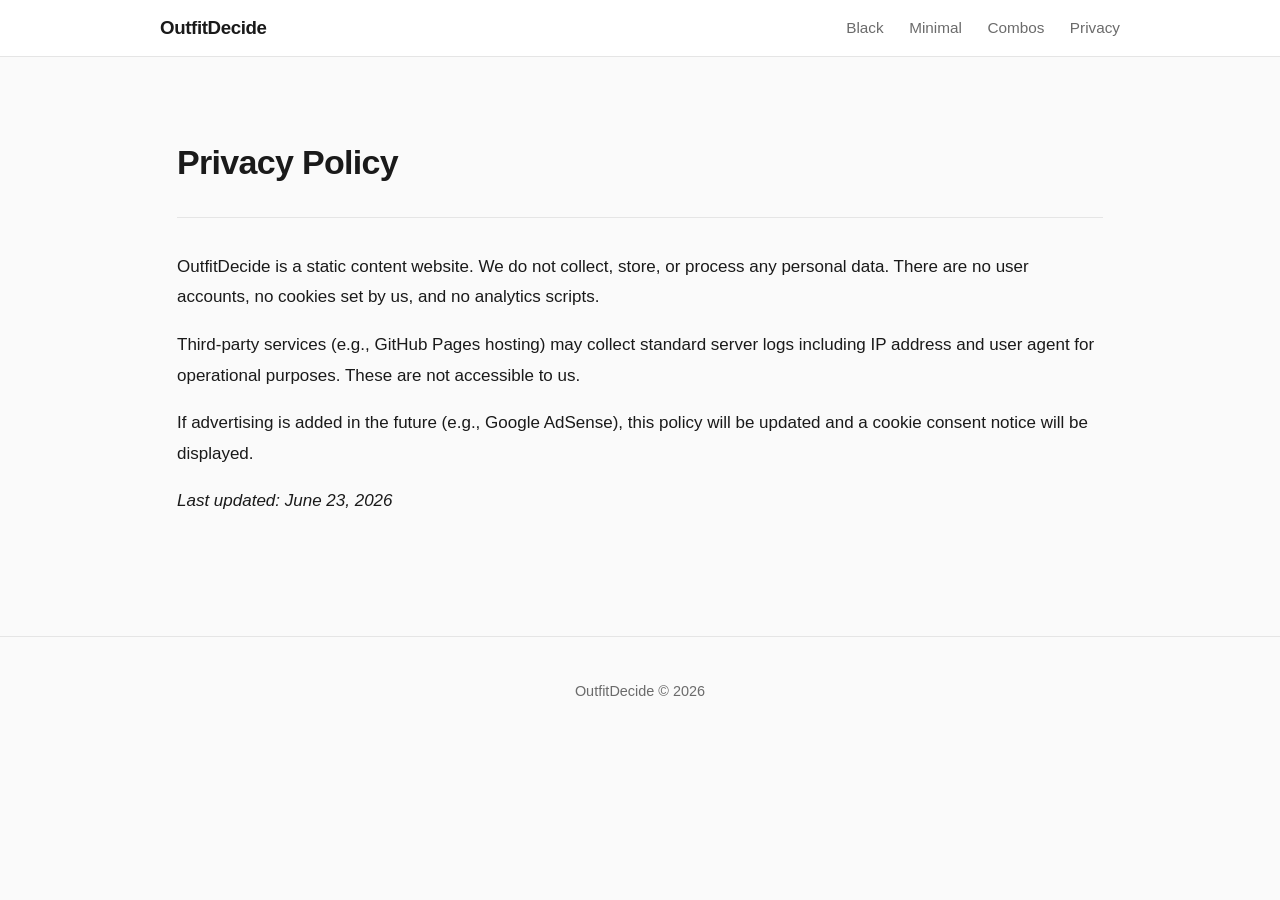
<file: privacy.html>
<!DOCTYPE html>
<html lang="en">
<head>
  <meta charset="UTF-8">
  <meta name="viewport" content="width=device-width, initial-scale=1.0">
  <title>Privacy Policy — OutfitDecide</title>
  <link rel="stylesheet" href="style.css">
</head>
<body>
<nav>
  <div class="nav-inner">
    <a href="index.html" class="logo">OutfitDecide</a>
    <ul class="nav-links">
      <li><a href="black.html">Black</a></li>
      <li><a href="minimal.html">Minimal</a></li>
      <li><a href="black-minimal.html">Combos</a></li>
      <li><a href="privacy.html">Privacy</a></li>
    </ul>
  </div>
</nav>
<main class="container">
  <div class="page-header">
    <h1>Privacy Policy</h1>
  </div>
  <div class="intro-text">
    <p>OutfitDecide is a static content website. We do not collect, store, or process any personal data. There are no user accounts, no cookies set by us, and no analytics scripts.</p>
    <p style="margin-top:1rem;">Third-party services (e.g., GitHub Pages hosting) may collect standard server logs including IP address and user agent for operational purposes. These are not accessible to us.</p>
    <p style="margin-top:1rem;">If advertising is added in the future (e.g., Google AdSense), this policy will be updated and a cookie consent notice will be displayed.</p>
    <p style="margin-top:1rem;"><em>Last updated: June 23, 2026</em></p>
  </div>
</main>
<footer><p>OutfitDecide &copy; 2026</p></footer>
</body>
</html>
</file>
<file: style.css>
/* === Outfit Decision System — Shared Styles === */
/* Minimal, fashion-forward, mobile-first, zero-framework */

:root {
  --bg: #fafafa;
  --surface: #ffffff;
  --text: #1a1a1a;
  --text-muted: #6b6b6b;
  --border: #e5e5e5;
  --accent: #1a1a1a;
  --accent-hover: #3a3a3a;
  --highlight: #f0f0f0;
  --max-width: 960px;
  --radius: 8px;
  --shadow: 0 1px 3px rgba(0,0,0,0.06);
}

*, *::before, *::after { box-sizing: border-box; margin: 0; padding: 0; }

html { font-size: 17px; -webkit-font-smoothing: antialiased; }

body {
  font-family: -apple-system, BlinkMacSystemFont, "Segoe UI", Roboto, "Helvetica Neue", Arial, sans-serif;
  background: var(--bg);
  color: var(--text);
  line-height: 1.7;
}

/* Nav */
nav {
  background: var(--surface);
  border-bottom: 1px solid var(--border);
  padding: 0 1rem;
  position: sticky; top: 0; z-index: 100;
}
.nav-inner {
  max-width: var(--max-width); margin: 0 auto;
  display: flex; align-items: center; justify-content: space-between;
  height: 56px;
}
.logo {
  font-size: 1.1rem; font-weight: 700; color: var(--accent); text-decoration: none;
  letter-spacing: -0.02em;
}
.nav-links { display: flex; gap: 1.5rem; list-style: none; }
.nav-links a {
  color: var(--text-muted); text-decoration: none; font-size: 0.9rem;
  transition: color 0.15s;
}
.nav-links a:hover { color: var(--accent); }

/* Layout */
.container { max-width: var(--max-width); margin: 0 auto; padding: 2rem 1rem; }

/* Hero */
.hero {
  text-align: center; padding: 3rem 1rem 2rem;
}
.hero h1 { font-size: 2.2rem; font-weight: 800; letter-spacing: -0.03em; line-height: 1.2; }
.hero p { color: var(--text-muted); font-size: 1.05rem; margin-top: 0.6rem; max-width: 540px; margin-left: auto; margin-right: auto; }

/* Cards */
.card-grid {
  display: grid; grid-template-columns: repeat(auto-fill, minmax(260px, 1fr));
  gap: 1.25rem; margin-top: 1.5rem;
}
.card {
  background: var(--surface); border: 1px solid var(--border);
  border-radius: var(--radius); overflow: hidden;
  text-decoration: none; color: inherit;
  transition: box-shadow 0.2s, transform 0.15s;
  display: block;
}
.card:hover {
  box-shadow: 0 4px 16px rgba(0,0,0,0.08);
  transform: translateY(-2px);
}
.card-img {
  width: 100%; height: 200px; overflow: hidden; position: relative;
  display: flex; align-items: center; justify-content: center;
  color: var(--text-muted); font-size: 0.85rem;
}
.card-img span, .look-img span {
  text-align: center; font-weight: 600; letter-spacing: -0.01em;
  padding: 0.75rem; line-height: 1.3; z-index: 1;
  text-shadow: 0 1px 2px rgba(0,0,0,0.3);
}
/* Studio-look gradients that simulate fashion photography lighting */
.card-img.dark, .look-img.dark {
  background: linear-gradient(135deg, #1a1a1a 0%, #2a2a2a 40%, #1f1f1f 100%);
  color: #ddd;
}
.card-img.darker, .look-img.darker {
  background: linear-gradient(135deg, #0d0d0d 0%, #1a1a1a 50%, #111 100%);
  color: #eee;
}
.card-img.light, .look-img.light {
  background: linear-gradient(135deg, #e8e5df 0%, #f2efe8 40%, #e0dcd5 100%);
  color: #333;
}
.card-img.accent, .look-img.accent {
  background: linear-gradient(135deg, #2c3e50 0%, #3d5068 50%, #263545 100%);
  color: #ddd;
}
.card-img.warm, .look-img.warm {
  background: linear-gradient(135deg, #c4a882 0%, #d4bb9a 40%, #b8996e 100%);
  color: #1a1a1a;
}
.card-img.cool, .look-img.cool {
  background: linear-gradient(135deg, #4a6741 0%, #5a7a51 50%, #3d5536 100%);
  color: #eee;
}
/* Icon overlay for scenario/season */
.card-img::after, .look-img::after {
  position: absolute; top: 8px; right: 10px;
  font-size: 1.2rem; opacity: 0.5; z-index: 0;
}
.card-img.summer::after, .look-img.summer::after { content: '☀️'; }
.card-img.winter::after, .look-img.winter::after { content: '❄️'; }
.card-img.date::after, .look-img.date::after { content: '🌙'; }
.card-img.office::after, .look-img.office::after { content: '💼'; }
.card-img.casual::after, .look-img.casual::after { content: '👕'; }
.card-body { padding: 1rem 1.15rem 1.15rem; }
.card-body h3 { font-size: 1.1rem; font-weight: 700; margin-bottom: 0.3rem; }
.card-body p { color: var(--text-muted); font-size: 0.9rem; line-height: 1.5; }

/* Content page layout */
.page-header {
  padding: 2.5rem 0 1.5rem;
  border-bottom: 1px solid var(--border);
  margin-bottom: 2rem;
}
.page-header h1 { font-size: 2rem; font-weight: 800; letter-spacing: -0.02em; }
.page-header .subtitle { color: var(--text-muted); font-size: 1rem; margin-top: 0.4rem; }

.intro-text {
  font-size: 1rem; line-height: 1.8; color: var(--text);
  margin-bottom: 2rem;
}

/* Look cards */
.look-section { margin-bottom: 2.5rem; }
.look-section h2 {
  font-size: 1.4rem; font-weight: 700; margin-bottom: 1rem;
  padding-bottom: 0.5rem; border-bottom: 2px solid var(--accent);
  display: inline-block;
}
.look-card {
  display: flex; gap: 1.25rem;
  background: var(--surface); border: 1px solid var(--border);
  border-radius: var(--radius); padding: 1.25rem;
  margin-bottom: 1rem;
  align-items: flex-start;
}
.look-card .look-img {
  width: 120px; height: 160px; flex-shrink: 0;
  background: var(--highlight); border-radius: 4px;
  display: flex; align-items: center; justify-content: center;
  color: var(--text-muted); font-size: 0.8rem;
}
.look-card .look-info h4 { font-size: 1.05rem; font-weight: 700; }
.look-card .look-info p { color: var(--text-muted); font-size: 0.9rem; margin-top: 0.25rem; }

/* Info sections */
.info-grid {
  display: grid; grid-template-columns: repeat(auto-fill, minmax(280px, 1fr));
  gap: 1.25rem; margin: 1.5rem 0;
}
.info-box {
  background: var(--surface); border: 1px solid var(--border);
  border-radius: var(--radius); padding: 1.25rem;
}
.info-box h3 { font-size: 1rem; font-weight: 700; margin-bottom: 0.5rem; }
.info-box p, .info-box li { color: var(--text-muted); font-size: 0.9rem; line-height: 1.6; }
.info-box ul { padding-left: 1.2rem; }

/* Color swatches */
.swatches { display: flex; gap: 0.6rem; flex-wrap: wrap; margin: 0.75rem 0; }
.swatch {
  width: 40px; height: 40px; border-radius: 50%;
  border: 2px solid var(--border);
}

/* Related pages */
.related {
  margin-top: 3rem; padding-top: 2rem;
  border-top: 1px solid var(--border);
}
.related h2 { font-size: 1.2rem; font-weight: 700; margin-bottom: 1rem; }
.related-links { display: flex; flex-wrap: wrap; gap: 0.6rem; }
.related-links a {
  display: inline-block; padding: 0.5rem 1rem;
  background: var(--surface); border: 1px solid var(--border);
  border-radius: 20px; text-decoration: none; color: var(--text);
  font-size: 0.9rem; transition: background 0.15s;
}
.related-links a:hover { background: var(--accent); color: #fff; border-color: var(--accent); }

/* Breadcrumb */
.breadcrumb { font-size: 0.85rem; color: var(--text-muted); margin-bottom: 0.5rem; }
.breadcrumb a { color: var(--text-muted); text-decoration: none; }
.breadcrumb a:hover { color: var(--accent); }

/* Footer */
footer {
  text-align: center; padding: 2.5rem 1rem; color: var(--text-muted);
  font-size: 0.85rem; border-top: 1px solid var(--border);
  margin-top: 3rem;
}
footer a { color: var(--text-muted); }

/* Mobile */
@media (max-width: 640px) {
  .hero h1 { font-size: 1.6rem; }
  .page-header h1 { font-size: 1.5rem; }
  .look-card { flex-direction: column; }
  .look-card .look-img { width: 100%; height: 180px; }
  .nav-links { gap: 1rem; }
  .card-grid { grid-template-columns: 1fr; }
}
</file>
